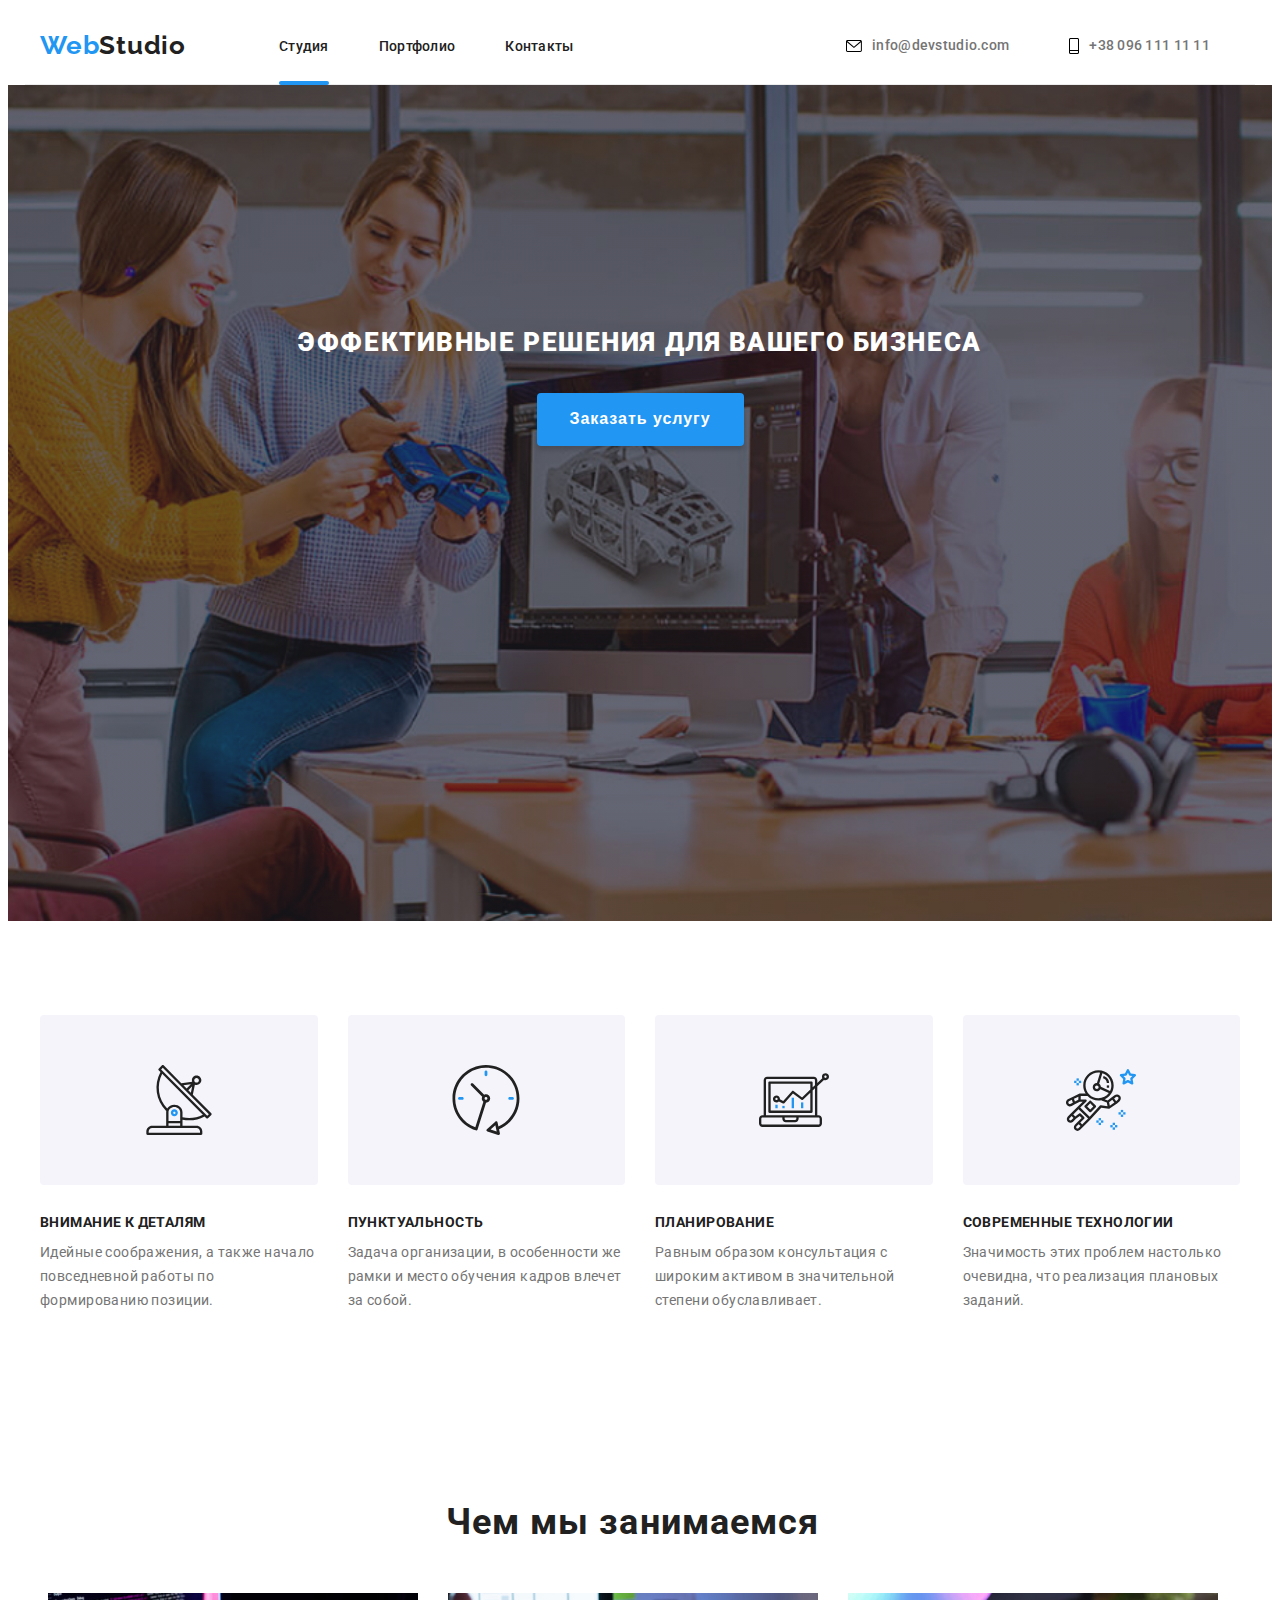
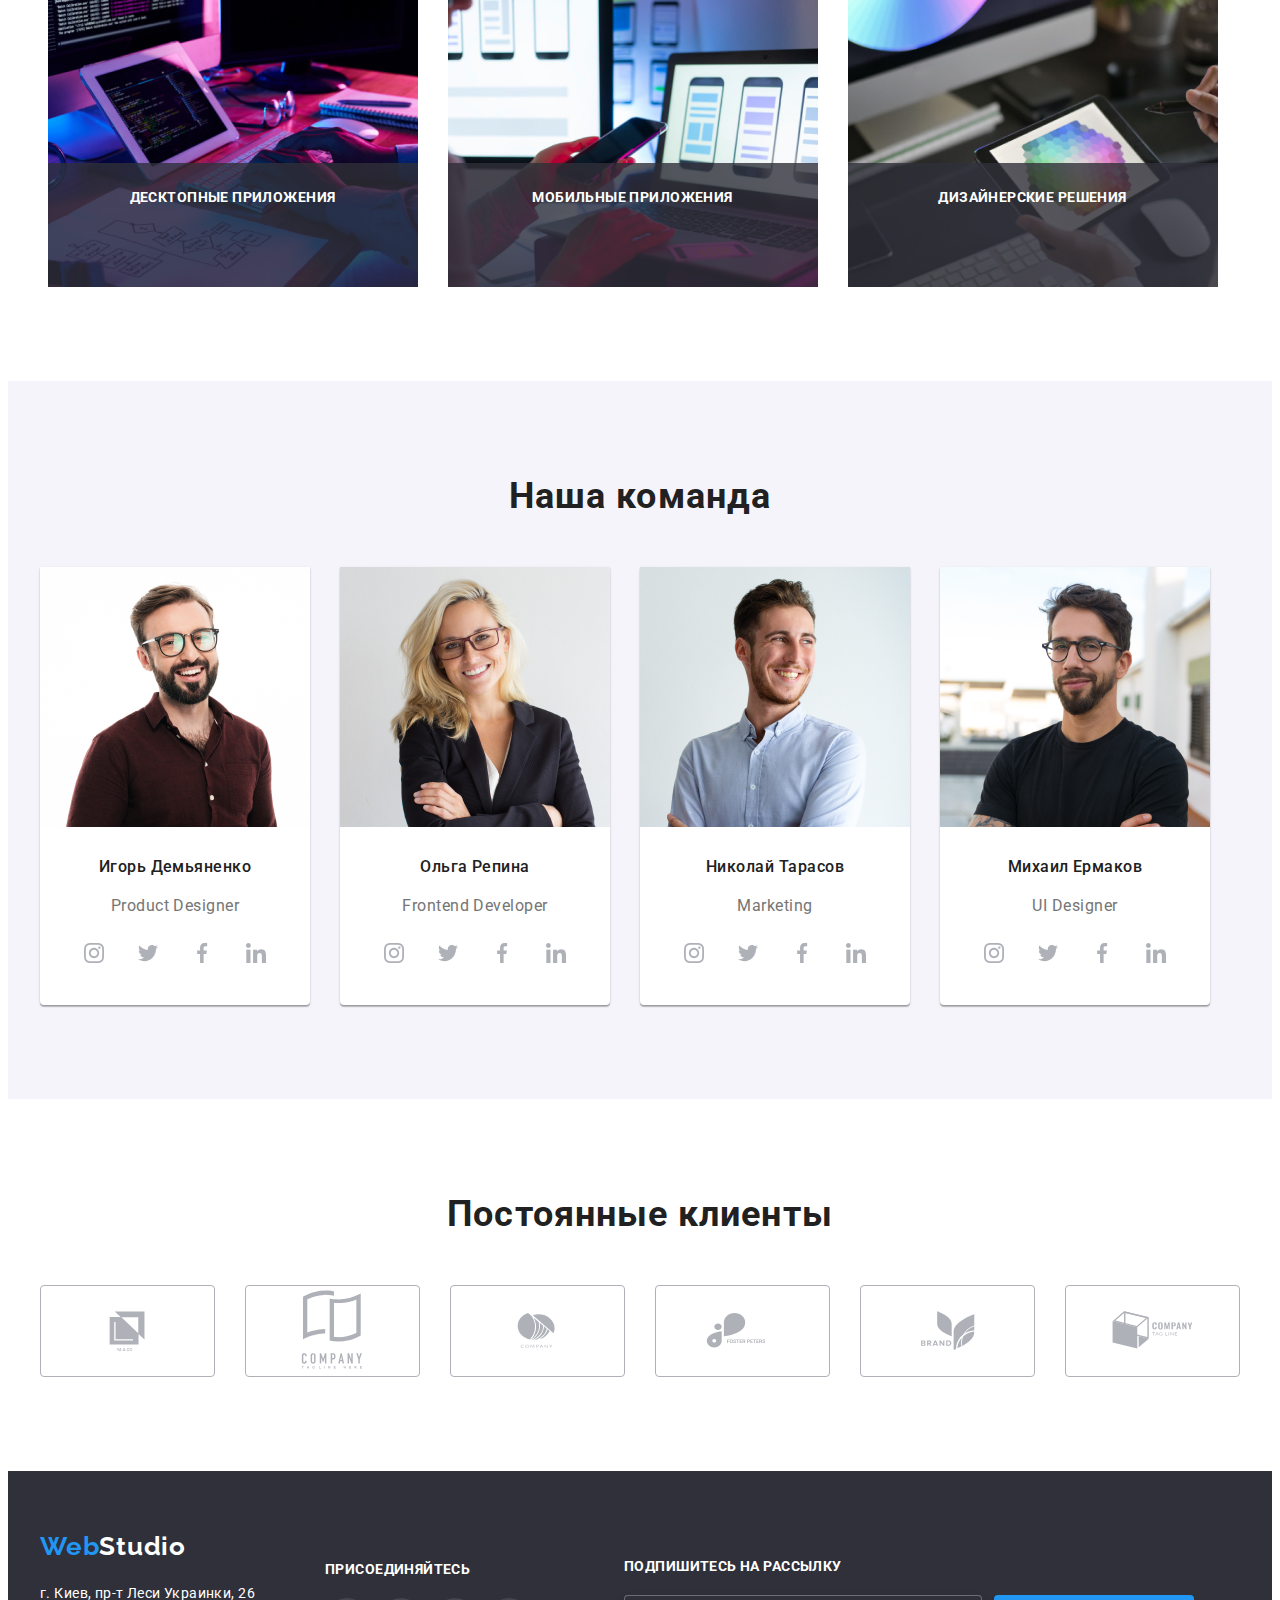
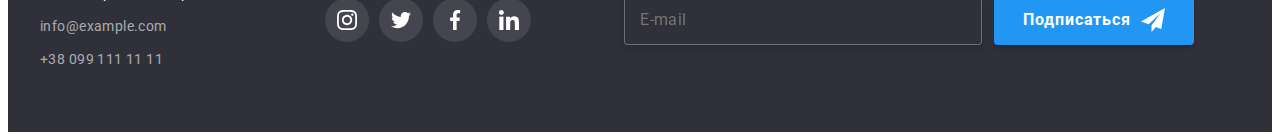
<file: index.html>
<!DOCTYPE html>
<html lang="en">
  <head>
    <meta charset="UTF-8" />
    <meta name="viewport" content="width=device-width, initial-scale=1.0" />
    <title>Document</title>
    <link rel="preconnect" href="https://fonts.googleapis.com">
<link rel="preconnect" href="https://fonts.gstatic.com" crossorigin>
<link rel="preconnect" href="https://fonts.googleapis.com">
<link rel="preconnect" href="https://fonts.gstatic.com" crossorigin>
<link href="https://fonts.googleapis.com/css2?family=Raleway:wght@700&family=Roboto:wght@400;500;900&display=swap"
  rel="stylesheet">
<link rel="stylesheet" href="https://cdnjs.cloudflare.com/ajax/libs/modern-normalize/1.1.0/modern-normalize.min.css"
  integrity="sha512-wpPYUAdjBVSE4KJnH1VR1HeZfpl1ub8YT/NKx4PuQ5NmX2tKuGu6U/JRp5y+Y8XG2tV+wKQpNHVUX03MfMFn9Q=="
  crossorigin="anonymous" referrerpolicy="no-referrer" />
<link rel="stylesheet" href="./css/main.min.css">
</head>
       <body>
              <!-- Шапка сайта -->
           <header class="header-index">
             <div class="container header-container">
             <nav class="header-navigation">
               <a href="./index.html" class="header-navigation__logo link"><span class="header-navigation__logo-text">Web</span><span class="header-navigation__logo-second-text">Studio</span></a>                            
              <ul class="header-list list">
                <li class="header-list__item"><a href="./index.html" class="header-list__link link current">Студия</a></li>
                <li class="header-list__item"><a href="./portfolio.html" class="header-list__link link">Портфолио</a></li>
                <li class="header-list__item"><a href="" class="header-list__link link">Контакты</a></li>
              </ul>
              </nav>
              <ul class="header-tel list">
                <li class="header-tel__item">
                  <a href="mailto:info@example.com" class="header-tel__link link">
                    <div class="contacts__icon">
                      <svg class="contacts__icon-envelope" width="16" height="12">
                        <use href="./images/svg/icons.svg#icon-envelope"></use>
                      </svg>
                      info@devstudio.com
                    </div>
                  </a>
                </li>
              
                <li class="header-tel__item">
                  <a href="tel:+380991111111" class="header-tel__link link">
                    <div class="contacts__icon">
                      <svg class="contacts__icon-smartphone" width="10" height="16">
                        <use href="./images/svg/icons.svg#icon-smartphone"></use>
                      </svg>
                      +38 096 111 11 11
                    </div>
                  </a>
                </li>
              </ul>

              <!-------------------- МОБИЛЬНОЕ МЕНЮ---------------- -->
              <button class="open-menu-btn">
                <svg class="open-menu-burger" width="24" height="16">
                  <use href="./images/svg/icons.svg#icon-menu"></use>
                </svg>
              </button>
              </div>
              </div>
                            
              <div class="mob-menu is-hidden">
                <div class="container">
                  <div class="mob-menu-top">
                <button class="close-menu-btn">
                  <svg class="close-menu-btn_icon" width="19" height="19">
                    <use href="./images/svg/icons.svg#icon-close"></use>
                  </svg>
                </button>
                <ul class="mob-menu-list list">
                  <li class="mob-menu-list__item"><a href="./index.html" class="mob-menu-list__link link">Студия</a></li>
                  <li class="mob-menu-list__item"><a href="./portfolio.html" class="mob-menu-list__link link">Портфолио</a></li>
                  <li class="mob-menu-list__item"><a href="" class="mob-menu-list__link link">Контакты</a></li>
                </ul>
                </div>
                <div class="mob-menu-bottom">
                <div class="mob-menu-connect">
                  <ul class="mob-menu-connect-list list">
                  <li class="mob-menu-connect-list__item"><a href="tel:+380991111111" class="mob-menu-connect-list__tel-link link">+38 096 111 11 11</a></li>
                  <li class="mob-menu-connect-list__item"><a href="mailto:info@example.com" class="mob-menu-connect-list__mail-link link">info@devstudio.com</a></li>
                </ul>
                </div>
                <!-- Соцсети мобильного меню -->
                <ul class="mob-social-list list">
                  <li class="mob-social-item">
                      <a href="" class="mob-social-link link">Instagram</a>
                  </li>
                  <li class="mob-social-item">
                    <a href="" class="mob-social-link link">Twitter</a>
                </li>
                <li class="mob-social-item">
                  <a href="" class="mob-social-link link">Facebook</a>
               </li>
               <li class="mob-social-item">
                <a href="" class="mob-social-link link">LinkedIn</a>
               </li>
              </ul>
              </div>
              </div>
              </div>
           </header>
           <main>
          <!-- Герои -->
          <section class="hero-section">
          <div class="hero_content">
                          <h1 class="hero__title">Эффективные решения для вашего бизнеса</h1>
              <button class="hero-btn" type="button" data-modal-open>Заказать услугу</button>          
            </section>
          </div>
          <!-- Наши преимущества --> 
          <section class="about">
            <div class="container">
            <h2 class="about-first-title">Наши преимущества</h2>
            <ul class="about-first__list">
              <li class="about-first__item list">
                <div class="about-icon">
                  <svg width="70" heigth="70">
                    <use href="./images/svg/icons.svg#icon-antenna"></use>
                  </svg>
                </div>
                <h3 class="about-first__title">Внимание к деталям</h3>
                <p class="about-first__text">Идейные соображения, а также начало повседневной работы по формированию позиции.</p>
              </li>
              <li class="about-first__item list">
                <div class="about-icon">
                  <svg width="70" heigth="70">
                    <use href="./images/svg/icons.svg#icon-clock"></use>
                  </svg>
                </div>
                <h3 class="about-first__title">Пунктуальность</h3>
                <p class="about-first__text">Задача организации, в особенности же рамки и место обучения кадров влечет за собой.</p>
              </li>
              <li class="about-first__item list">
                <div class="about-icon">
                  <svg width="70" heigth="70">
                    <use href="./images/svg/icons.svg#icon-diagram"></use>
                  </svg>
                </div>
                <h3 class="about-first__title">Планирование</h3>
                <p class="about-first__text">Равным образом консультация с широким активом в значительной степени обуславливает.</p>
              </li>
              <li class="about-first__item list">
                <div class="about-icon">
                  <svg width="70" heigth="70">
                    <use href="./images/svg/icons.svg#icon-astronaut"></use>
                  </svg>
                </div>
                <h3 class="about-first__title">Современные технологии</h3>
                <p class="about-first__text">Значимость этих проблем настолько очевидна, что реализация плановых заданий.</p>
              </li>
          
            </ul>
          </div>
          </section>
          <!-- Чем мы занимаемся -->
          <section class="work">
            <h2 class="work__title">Чем мы занимаемся</h2>
            <div class="container">
            <ul class="work-list">
              <li class="work-list__item list">
                <div class="work-list__item-wrap">
                <img src="./images/img1.jpg" alt="современные технологии" width="370">
                <p class="work-list__top-text">Десктопные приложения</p>
              </div>
              </li>
              <li class="work-list__item list">
                <div class="work-list__item-wrap">
                <img src="./images/img2.jpg" alt="современные технологии" width="370">
                <p class="work-list__top-text">Мобильные приложения</p>
              </div>
              </li>
              <li class="work-list__item list">
                <div class="work-list__item-wrap">
                <img src="./images/img3.jpg" alt="современные технологии" width="370">
                <p class="work-list__top-text">Дизайнерские решения</p>
              </div>
              </li>
            </ul>
            </div>
          </section>
          <!---------------- наша команда------------- -->
          <section class="team">
            <h2 class="team__title">Наша команда</h2>
            <div class="container">
            <ul class="team-list">
              <li class="team-list__item list">
                <picture>
                  <source srcset="./images/team/team1-desk-1x.jpg 1x, ./images/team/team1-desk-2x.jpg 2x"
                    media="(min-width: 1200px)" />
                  <source srcset="./images/team/team1-tab-1x.jpg 1x, ./images/team/team1-tab-2x.jpg 2x"
                    media="(min-width: 768px)" />
                  <source srcset="./images/team/team1-mob-1x.jpg 1x, ./images/team/team1-mob-2x.jpg 2x"
                    media="(min-width: 320px)" />                               
                  <img src="./images/team/team1-mob-1x.jpg" loading="lazy" alt="Мужчина в очках и с бородой" title="Игорь Демьяненко"
                  />
                </picture>
                <div>
                <h3 class="team-list__title-second">Игорь Демьяненко</h3>
                <p class="team-list__text">Product Designer</p>
                <ul class="social-list">
                  <li class="social-list__item list">
                    <a href="" class="social-list__link">
                    <svg class="social-list__icon" width="20" heigth="20">
                        <use href="./images/svg/icons.svg#icon-instagram"></use>
                      </svg>
                    </a>
                  </li>
                  <li class="social-list__item list">
                    <a href="" class="social-list__link">
                    <svg class="social-list__icon" width="20" heigth="20">
                        <use href="./images/svg/icons.svg#icon-twitter"></use>
                      </svg>
                    </a>
                  </li>
                  <li class="social-list__item list">
                    <a href="" class="social-list__link">
                    <svg class="social-list__icon" width="20" heigth="20">
                        <use href="./images/svg/icons.svg#icon-facebook"></use>
                      </svg>
                    </a>
                  </li>
                  <li class="social-list__item list">
                    <a href="" class="social-list__link">
                    <svg class="social-list__icon" width="20" heigth="20">
                        <use href="./images/svg/icons.svg#icon-linkedin"></use>
                      </svg>
                    </a>
                  </li>
                </ul>
              </div>
              </li>
              <li class="team-list__item list">
                  <picture>
                    <source srcset="./images/team/team2-desk-1x.jpg 1x, ./images/team/team2-desk-2x.jpg 2x" media="(min-width: 1200px)" />
                    <source srcset="./images/team/team2-tab-1x.jpg 1x, ./images/team/team2-tab-2x.jpg 2x" media="(min-width: 768px)" />
                    <source srcset="./images/team/team2-mob-1x.jpg 1x, ./images/team/team2-mob-2x.jpg 2x" media="(min-width: 320px)" />
                    <img src="./images/team/team2-mob-1x.jpg" loading="lazy" alt="девушка блондинка в очках" title="Ольга Репина" />
                  </picture>
                <div>
                <h3 class="team-list__title-second">Ольга Репина</h3>
                <p class="team-list__text">Frontend Developer</p>
                <ul class="social-list">
                  <li class="social-list__item list">
                    <a href="" class="social-list__link">
                    <svg class="social-list__icon" width="20" heigth="20">
                        <use href="./images/svg/icons.svg#icon-instagram"></use>
                      </svg>
                    </a>
                  </li>
                  <li class="social-list__item list">
                    <a href="" class="social-list__link">
                    <svg class="social-list__icon" width="20" heigth="20">
                        <use href="./images/svg/icons.svg#icon-twitter"></use>
                      </svg>
                    </a>
                  </li>
                  <li class="social-list__item list">
                    <a href="" class="social-list__link">
                    <svg class="social-list__icon" width="20" heigth="20">
                        <use href="./images/svg/icons.svg#icon-facebook"></use>
                      </svg>
                    </a>
                  </li>
                  <li class="social-list__item list">
                    <a href="" class="social-list__link">
                    <svg class="social-list__icon" width="20" heigth="20">
                        <use href="./images/svg/icons.svg#icon-linkedin"></use>
                      </svg>
                    </a>
                  </li>
                </ul>
              </div>
              </li>
              <li class="team-list__item list">
                <picture>
                  <source srcset="./images/team/team3-desk-1x.jpg 1x, ./images/team/team3-desk-2x.jpg 2x" media="(min-width: 1200px)" />
                  <source srcset="./images/team/team3-tab-1x.jpg 1x, ./images/team/team3-tab-2x.jpg 2x" media="(min-width: 768px)" />
                  <source srcset="./images/team/team3-mob-1x.jpg 1x, ./images/team/team3-mob-2x.jpg 2x" media="(min-width: 320px)" />
                  <img src="./images/team/team3-mob-1x.jpg" loading="lazy" alt="Мужчина в голубой рубашке" title="Николай Тарасов" />
                </picture>
                <div>
                <h3 class="team-list__title-second">Николай Тарасов</h3>
                <p class="team-list__text">Marketing</p>
                <ul class="social-list">
                  <li class="social-list__item list">
                    <a href="" class="social-list__link">
                    <svg class="social-list__icon" width="20" heigth="20">
                        <use href="./images/svg/icons.svg#icon-instagram"></use>
                      </svg>
                    </a>
                  </li>
                  <li class="social-list__item list">
                    <a href="" class="social-list__link">
                    <svg class="social-list__icon" width="20" heigth="20">
                        <use href="./images/svg/icons.svg#icon-twitter"></use>
                      </svg>
                    </a>
                  </li>
                  <li class="social-list__item list">
                    <a href="" class="social-list__link">
                    <svg class="social-list__icon" width="20" heigth="20">
                        <use href="./images/svg/icons.svg#icon-facebook"></use>
                      </svg>
                    </a>
                  </li>
                  <li class="social-list__item list">
                    <a href="" class="social-list__link">
                    <svg class="social-list__icon" width="20" heigth="20">
                        <use href="./images/svg/icons.svg#icon-linkedin"></use>
                      </svg>
                    </a>
                  </li>
                </ul>
              </div>
              </li>
              <li class="team-list__item list">
                <picture>
                  <source srcset="./images/team/team4-desk-1x.jpg 1x, ./images/team/team4-desk-2x.jpg 2x" media="(min-width: 1200px)" />
                  <source srcset="./images/team/team4-tab-1x.jpg 1x, ./images/team/team4-tab-2x.jpg 2x" media="(min-width: 768px)" />
                  <source srcset="./images/team/team4-mob-1x.jpg 1x, ./images/team/team4-mob-2x.jpg 2x" media="(min-width: 320px)" />
                  <img src="./images/team/team4-mob-1x.jpg" loading="lazy" alt="Мужчина в черной футболке в очках" title="Михаил Ермаков" />
                </picture>
                <div>
                <h3 class="team-list__title-second">Михаил Ермаков</h3>
                <p class="team-list__text">UI Designer</p>
                <ul class="social-list">
                  <li class="social-list__item list">
                    <a href="" class="social-list__link">
                    <svg class="social-list__icon" width="20" heigth="20">
                        <use href="./images/svg/icons.svg#icon-instagram"></use>
                      </svg>
                    </a>
                  </li>
                  <li class="social-list__item list">
                    <a href="" class="social-list__link">
                    <svg class="social-list__icon" width="20" heigth="20">
                        <use href="./images/svg/icons.svg#icon-twitter"></use>
                      </svg>
                    </a>
                  </li>
                  <li class="social-list__item list">
                    <a href="" class="social-list__link">
                    <svg class="social-list__icon" width="20" heigth="20">
                        <use href="./images/svg/icons.svg#icon-facebook"></use>
                      </svg>
                    </a>
                  </li>
                  <li class="social-list__item list">
                    <a href="" class="social-list__link">
                    <svg class="social-list__icon" width="20" heigth="20">
                        <use href="./images/svg/icons.svg#icon-linkedin"></use>
                      </svg>
                    </a>
                  </li>
                </ul>
              </div>
              </li>
            </ul>
            </div>
          </section>
          <!--------------------------client ------------------------------->
          <section class="client">
            <h2 class="client__title">Постоянные клиенты</h2>
            <div class="container">
              <ul class="client-list list">
                <li class="client-list__item">
                  <a href="" class="client-list__link">
                  <svg class="client-list__icon" width="106" heigth="60">
                      <use href="./images/svg/icons.svg#icon-logo"></use>
                    </svg>
                  </a>
                </li>
                <li class="client-list__item">
                  <a href="" class="client-list__link">
                  <svg class="client-list__icon" width="106" heigth="60">
                      <use href="./images/svg/icons.svg#icon-logo-1"></use>
                    </svg>
                  </a>
                </li>
                <li class="client-list__item">
                  <a href="" class="client-list__link">
                  <svg class="client-list__icon" width="106" heigth="60">
                      <use href="./images/svg/icons.svg#icon-logo-2"></use>
                    </svg>
                  </a>
                </li>
                <li class="client-list__item">
                  <a href="" class="client-list__link">
                    <svg class="client-list__icon" width="106" heigth="60">
                      <use href="./images/svg/icons.svg#icon-logo-4"></use>
                    </svg>
                  </a>
                </li>
                <li class="client-list__item">
                  <a href="" class="client-list__link">
                    <svg class="client-list__icon" width="106" heigth="60">
                      <use href="./images/svg/icons.svg#icon-logo-5"></use>
                    </svg>
                  </a>
                </li>
                <li class="client-list__item">
                  <a href="" class="client-list__link">
                    <svg class="client-list__icon" width="106" heigth="60">
                      <use href="./images/svg/icons.svg#icon-logo-6"></use>
                    </svg>
                  </a>
                </li>
              </ul>
            </div>
          </section>


           </main>
            <!-- Футер -->
           <footer class="footer">
            <div class="container">
              <div class="footer-container">
             <div class="footer-navigation">
            <a href="./index.html" class="footer-logo link"><span class="footer-navigation__logo-text">Web</span><span class="footer-navigation__logo-second-text">Studio</span></a>
            <address class="address">
              <ul class="addres-list">
                <li class="addres-list__item list"><a href="" class="addres-list__link link">г. Киев, пр-т Леси Украинки, 26</a></li>
                <li class="addres-list__contact-item list"><a href="mailto:info@example.com" class="addres-list__contact-link link">info@example.com</a></li>
                <li class="addres-list__contact-item list"><a href="tel:+380991111111" class="addres-list__contact-link link">+38 099 111 11 11   </a></li>
              </ul>                     
            </address>
           </div>
           <div class="container-social">
             <p class="social__title">присоединяйтесь</p>             
              <ul class="social-footer">
              <li class="social-footer__item list">
                <a href="https://www.instagram.com/" class="social-footer__link">
                <svg class="social-footer__icon" width="20" heigth="20">
                    <use href="./images/svg/icons.svg#icon-instagram"></use>
                  </svg>
                </a>
              </li>
              <li class="social-footer__item list">
                <a href="https://twitter.com/" class="social-footer__link">
                <svg class="social-footer__icon" width="20" heigth="20">
                    <use href="./images/svg/icons.svg#icon-twitter"></use>
                  </svg>
                </a>
              </li>
              <li class="social-footer__item list">
                <a href="https://www.facebook.com/" class="social-footer__link">
                <svg class="social-footer__icon" width="20" heigth="20">
                    <use href="./images/svg/icons.svg#icon-facebook"></use>
                  </svg>
                </a>
              </li>
              <li class="social-footer__item list">
                <a href="https://www.linkedin.com/" class="social-footer__link">
                <svg class="social-footer__icon" width="20" heigth="20">
                    <use href="./images/svg/icons.svg#icon-linkedin"></use>
                  </svg>
                </a>
              </li>
            </ul>
          </div>
          <div class="subscribe">
            <p class="social__title">Подпишитесь на рассылку</p> 
            <form class="subscribe-form">
              <input type="mail" name="email" id="email" class="subscribe-form__input" placeholder="E-mail">              
            <button class="subscribe-form__button" type="button">Подписаться
              <div>
              <svg class="subscribe-form__icon-send" width="24" heigth="24">
                <use href="./images/svg/icons.svg#icon-send"></use>
              </svg>
              </div>
            </button>
            </form>             
          </div>
          </div>
        </footer>
        <!-- модалка -->
        <div class="backdrop is-hidden" data-modal>
          <div class="modal">
            <button type="button" class="modal-close" data-modal-close>
              <svg class="close-icon" width="30" heigth="30">
                <use href="./images/svg/icons.svg#icon-close"></use>
              </svg>
            </button>
            <p class="modal-title">Оставьте свои данные, мы вам перезвоним</p>
            <form action="#" class="modal-form">

              <div class="modal-form-field">
              <label for="user-name" class="modal-input-text">Имя</label>
              <div class="modal-input-wrap">
              <input type="text" name="user-name" class="modal-input" id="user-name">
                  <svg class="modal-icon" width="18" heigth="18">
                  <use href="./images/svg/icons.svg#icon-person"></use>
                </svg>            
              </div>
            </div>
            <div class="modal-form-field">
            <label for="user-tel" class="modal-input-text">Телефон</label>
            <div class="modal-input-wrap">
              <input type="text" name="user-tel" class="modal-input" id="user-tel">
              <svg class="modal-icon" width="18" heigth="18">
                <use href="./images/svg/icons.svg#icon-phone"></use>
              </svg>
            </div>
            </div>

              <div class="modal-form-field">                
              <label for="user-email" class="modal-input-text">Почта</label>
              <div class="modal-input-wrap">
              <input type="text" name="user-email" class="modal-input" id="user-email">
              <svg class="modal-icon" width="18" heigth="18">
                <use href="./images/svg/icons.svg#icon-email"></use>
              </svg>
            </div>
            </div>
            <div class="modal-form-field">
              <label for="user-comment" class="modal-input-text">Комментарий</label>
              <div class="modal-input-wrap">
                <textarea name="user-comment" id="user-comment" class="modal-comment" placeholder="Введите текст"></textarea>                
              </div>
            </div>
            <div class="modal-form-field">
              <input type="checkbox" name="policy" id="modal-check" class="modal-check visually-hidden">
              <label for="modal-check" class="modal-check-text">
                <span>
                  <svg class="icon-check" width="16" heigth="15">
                <use href="./images/svg/icons.svg#icon-vector"></use>
                  </svg>
              </span>Соглашаюсь с рассылкой и принимаю &nbsp<a href="" class="link-modal">Условия договора</a>
            </label>
              
            </div>                                  
            <div class="button-sent">
              <button type="submit" class="button-modal">Отправить</button>
              </div>
            </form>
          </div>
        </div>
        <script src="./js/modal.js"></script>
        <script src="./js/mobile-menu.js"></script>
       </body>
</file>
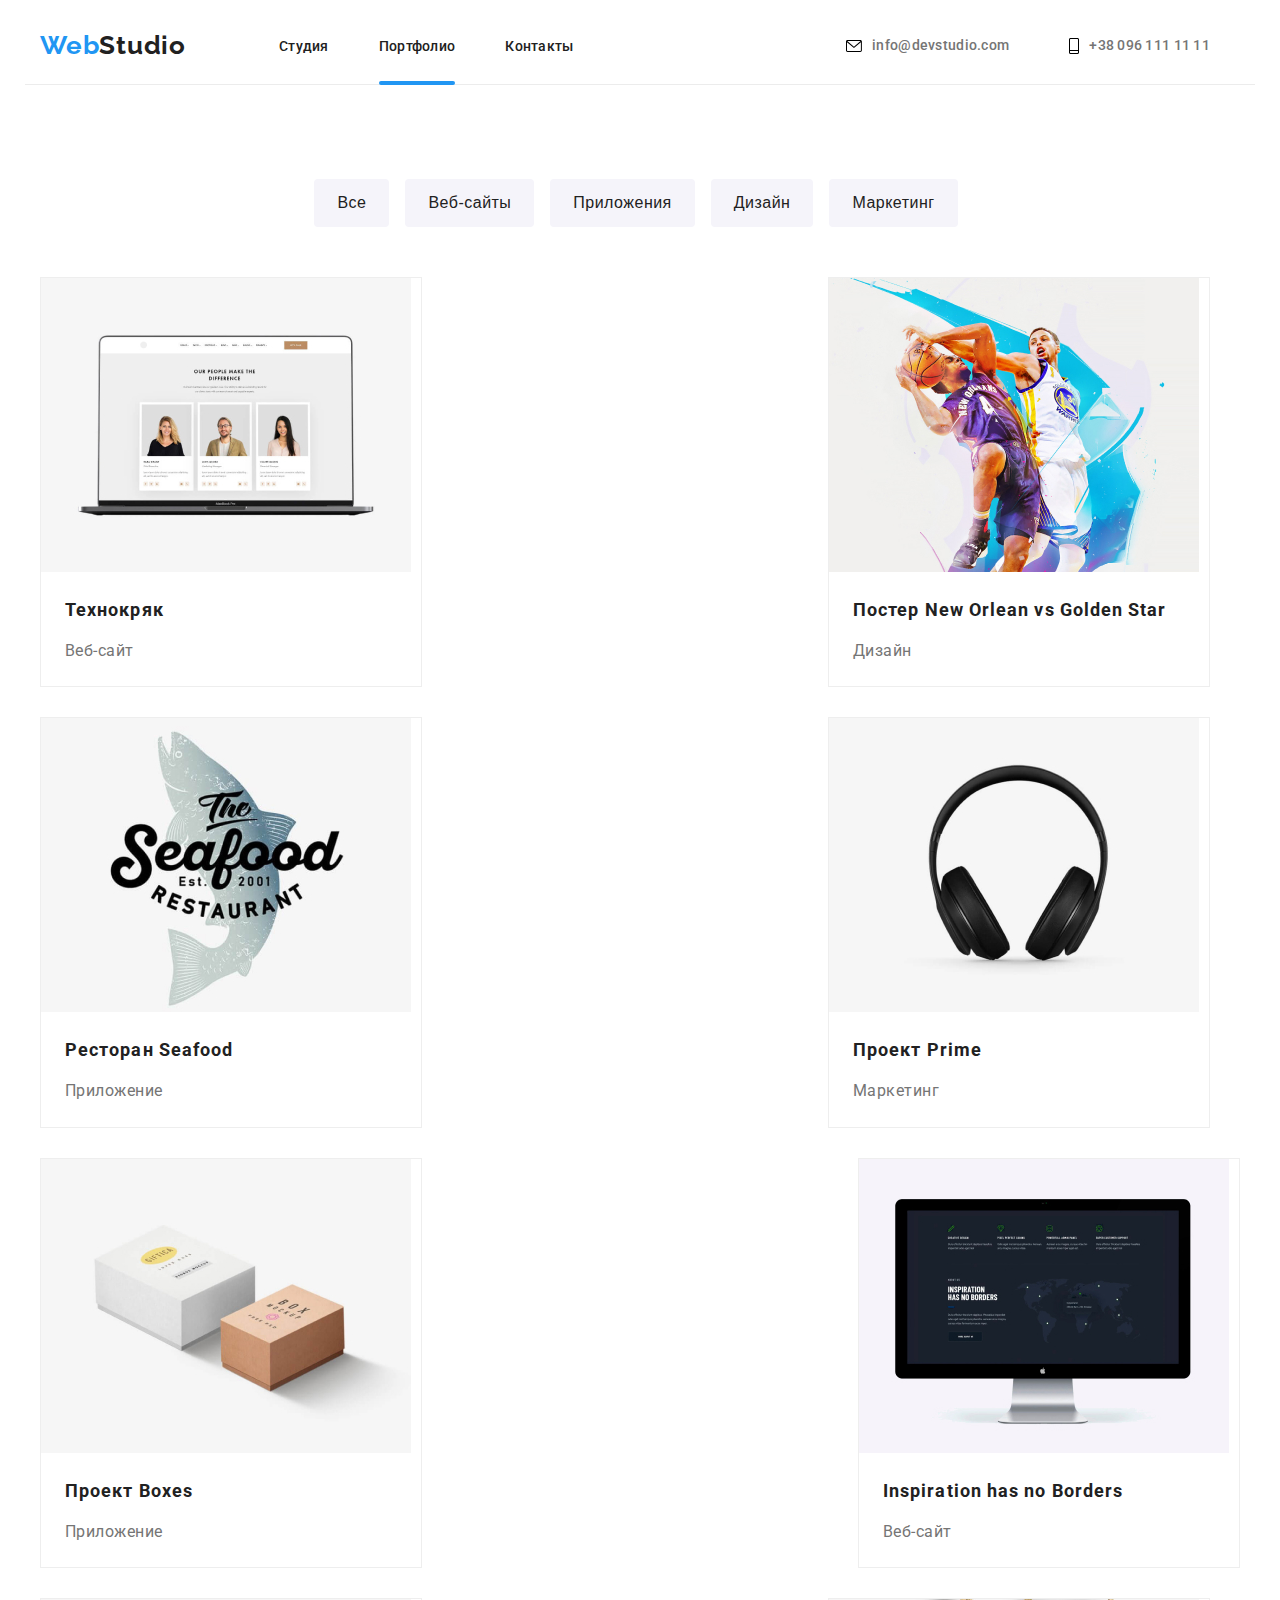
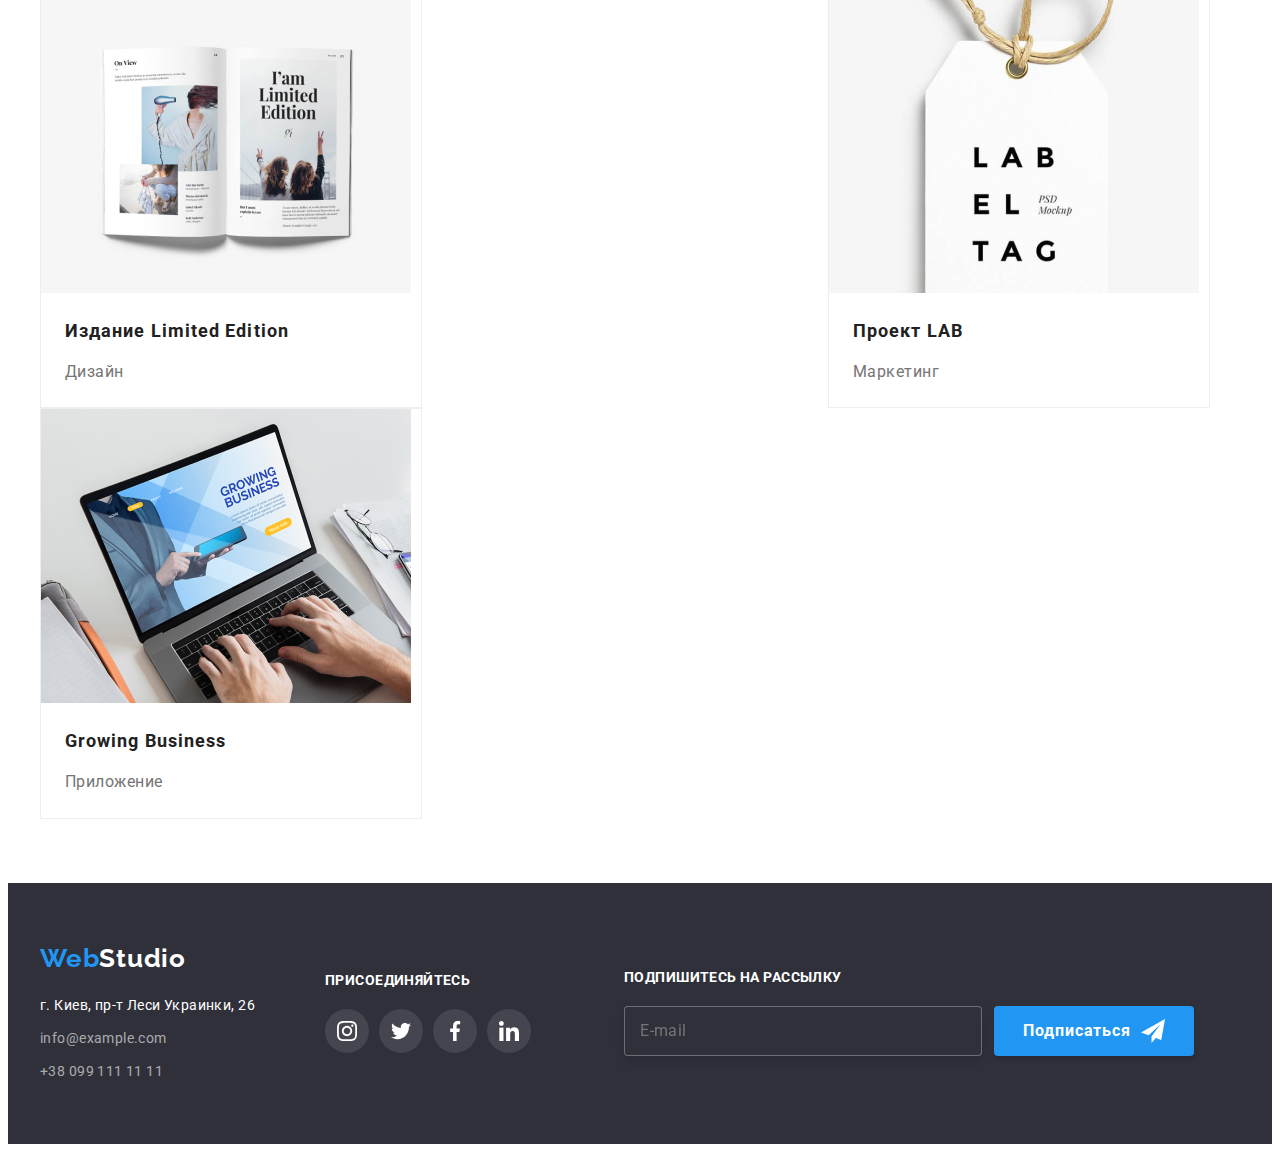
<file: portfolio.html>
<!DOCTYPE html>
<html lang="en">

    <head>
        <meta charset="UTF-8" />
        <meta name="viewport" content="width=device-width, initial-scale=1.0" />
        <title>Document</title>
        <link rel="preconnect" href="https://fonts.googleapis.com">
    <link rel="preconnect" href="https://fonts.gstatic.com" crossorigin>
    <link href="https://fonts.googleapis.com/css2?family=Raleway:wght@700&family=Roboto:wght@400;500;900&display=swap"
        rel="stylesheet">
    <link rel="stylesheet" href="https://cdnjs.cloudflare.com/ajax/libs/modern-normalize/1.1.0/modern-normalize.min.css"
      integrity="sha512-wpPYUAdjBVSE4KJnH1VR1HeZfpl1ub8YT/NKx4PuQ5NmX2tKuGu6U/JRp5y+Y8XG2tV+wKQpNHVUX03MfMFn9Q=="
      crossorigin="anonymous" referrerpolicy="no-referrer" />
    <link rel="stylesheet" href="./css/main.min.css">
    </head>

<body>
    <!-- Шапка сайта --> 
    <header class="header-portfolio">
      <div class="container header-container">
      <nav class="header-navigation">
        <a href="./index.html" class="header-navigation__logo link"><span class="header-navigation__logo-text">Web</span><span class="header-navigation__logo-second-text">Studio</span></a>                            
       <ul class="header-list list">
           <li class="header-list__item"><a href="./index.html" class="header-list__link link">Студия</a></li>
           <li class="header-list__item"><a href="./portfolio.html" class="header-list__link link current">Портфолио</a></li>
           <li class="header-list__item"><a href="" class="header-list__link link">Контакты</a></li>
         </ul>
         </nav>
           <ul class="header-tel list">
           <li class="header-tel__item">
             <a href="mailto:info@example.com" class="header-tel__link link">
            <div class="contacts__icon">
              <svg class="contacts__icon-envelope" width="16" height="12">
                <use href="./images/svg/icons.svg#icon-envelope"></use>
              </svg>
              info@devstudio.com
            </div>
            </a>
            </li>

           <li class="header-tel__item">
             <a href="tel:+380991111111" class="header-tel__link link">
              <div class="contacts__icon">
                <svg class="contacts__icon-smartphone" width="10" height="16">
                  <use href="./images/svg/icons.svg#icon-smartphone"></use>
                </svg>
                +38 096 111 11 11
              </div>
            </a>
            </li>
         </ul>
         
        <button class="open-menu-btn">
          <svg class="open-menu-burger" width="24" height="16">
            <use href="./images/svg/icons.svg#icon-menu"></use>
          </svg>
        </button>
         </div>
        <div class="mob-menu is-hidden">
          <div class="container">
            <div class="mob-menu-top">
              <button class="close-menu-btn">
                <svg class="close-menu-btn_icon" width="19" height="19">
                  <use href="./images/svg/icons.svg#icon-close"></use>
                </svg>
              </button>
              <ul class="mob-menu-list list">
                <li class="mob-menu-list__item"><a href="./index.html" class="mob-menu-list__link link">Студия</a></li>
                <li class="mob-menu-list__item"><a href="./portfolio.html" class="mob-menu-list__link link">Портфолио</a></li>
                <li class="mob-menu-list__item"><a href="" class="mob-menu-list__link link">Контакты</a></li>
              </ul>
            </div>
            <div class="mob-menu-bottom">
              <div class="mob-menu-connect">
                <ul class="mob-menu-connect-list list">
                  <li class="mob-menu-connect-list__item"><a href="tel:+380991111111"
                      class="mob-menu-connect-list__tel-link link">+38 096 111 11 11</a></li>
                  <li class="mob-menu-connect-list__item"><a href="mailto:info@example.com"
                      class="mob-menu-connect-list__mail-link link">info@devstudio.com</a></li>
                </ul>
              </div>
              <!-- Соцсети мобильного меню -->
              <ul class="mob-social-list list">
                <li class="mob-social-item">
                  <a href="" class="mob-social-link link">Instagram</a>
                </li>
                <li class="mob-social-item">
                  <a href="" class="mob-social-link link">Twitter</a>
                </li>
                <li class="mob-social-item">
                  <a href="" class="mob-social-link link">Facebook</a>
                </li>
                <li class="mob-social-item">
                  <a href="" class="mob-social-link link">LinkedIn</a>
                </li>
              </ul>
            </div>
          </div>
        </div>     
    </header>

    <!-- main -->
    <main>
        <h1 class="portfolio-title">portfolio</h1>
        <!-- button -->
        <div class="container">
        <section class="portfolio-btn">
            <ul class="btn-list">
                <li class="btn-list__item list">
                    <button class="btn-list__text" type="button">Все</button>
                </li>
                <li class="btn-list__item list">
                    <button class="btn-list__text" type="button">Веб-сайты</button>
                </li>
                <li class="btn-list__item list">
                    <button class="btn-list__text" type="button">Приложения</button>
                </li>
                <li class="btn-list__item list">
                    <button class="btn-list__text" type="button">Дизайн</button>
                </li>
                <li class="btn-list__item list">
                    <button class="btn-list__text" type="button">Маркетинг</button>
                </li>
            </ul>
        </div>
        <!-- section project -->
        <div class="container">
<ul class="project-list">
    <li class="project-list__item list">
      <div class="project-list__item-wrap">
        <picture>
          <source srcset="./images/project/tecnokriak-desk-1x.jpg 1x, ./images/project/tecnokriak-desk-2x.jpg 2x" media="(min-width: 1200px)" />
          <source srcset="./images/project/tecnokriak-tab-1x.jpg 1x, ./images/project/tecnokriak-tab-2x.jpg 2x" media="(min-width: 768px)" />
          <source srcset="./images/project/tecnokriak-mob-1x.jpg 1x, ./images/project/tecnokriak-mob-2x.jpg 2x" media="(min-width: 320px)" />
          <img src="./images/project/tecnokriak-mob-1x.jpg" loading="lazy" alt="Технокряк современная площадка" title="Технокряк" />
        </picture>
    <p class="project-list__text-top">Технокряк это современная площадка распространения коронавируса. Компании используют эту платформу для цифрового шпионажа и атак на защищённые сервера конкурентов.</p>
  </div>
    <h2 class="project-list__title">Технокряк</h2>
    <p class="project-list__text">Веб-сайт</p>
</li>
<li class="project-list__item list">
  <div class="project-list__item-wrap">
    <picture>
      <source srcset="./images/project/nev-orlean-desk-1x.jpg 1x, ./images/project/nev-orlean-desk-2x.jpg 2x" media="(min-width: 1200px)" />
      <source srcset="./images/project/nev-orlean-tab-1x.jpg 1x, ./images/project/nev-orlean-tab-2x.jpg 2x" media="(min-width: 768px)" />
      <source srcset="./images/project/nev-orlean-mob-1x.jpg 1x, ./images/project/nev-orlean-mob-2x.jpg 2x" media="(min-width: 320px)" />
      <img src="./images/project/nev-orlean-1x.jpg" loading="lazy" alt="Постер New Orlean" title="Постер New Orlean" />
    </picture>
    <p class="project-list__text-top">Технокряк это современная площадка распространения коронавируса. Компании используют эту платформу для цифрового шпионажа и атак на защищённые сервера конкурентов.</p>
  </div>
    <h2 class="project-list__title">Постер New Orlean vs Golden Star</h2>
    <p class="project-list__text">Дизайн</p>
</li>
<li class="project-list__item list">
  <div class="project-list__item-wrap">
    <picture>
      <source srcset="./images/project/seafood-desk-1x.jpg 1x, ./images/project/seafood-desk-2x.jpg 2x" media="(min-width: 1200px)" />
      <source srcset="./images/project/seafood-tab-1x.jpg 1x, ./images/project/seafood-tab-2x.jpg 2x" media="(min-width: 768px)" />
      <source srcset="./images/project/seafood-mob-1x.jpg 1x, ./images/project/seafood-mob-2x.jpg 2x" media="(min-width: 320px)" />
      <img src="./images/project/seafood-mob-1x.jpg" loading="lazy" alt="Ресторан Seafood" title="Ресторан Seafood" />
    </picture>
    <p class="project-list__text-top">Технокряк это современная площадка распространения коронавируса. Компании используют эту платформу для цифрового шпионажа и атак на защищённые сервера конкурентов.</p>
  </div>
    <h2 class="project-list__title">Ресторан Seafood</h2>
    <p class="project-list__text">Приложение</p>
</li>
<li class="project-list__item list">
  <div class="project-list__item-wrap">
    <picture>
      <source srcset="./images/project/prime-desk-1x.jpg 1x, ./images/project/prime-desk-2x.jpg 2x" media="(min-width: 1200px)" />
      <source srcset="./images/project/prime-tab-1x.jpg 1x, ./images/project/prime-tab-2x.jpg 2x" media="(min-width: 768px)" />
      <source srcset="./images/project/prime-mob-1x.jpg 1x, ./images/project/prime-mob-2x.jpg 2x" media="(min-width: 320px)" />
      <img src="./images/project/prime-mob-1x.jpg" loading="lazy" alt="Проект Prime" title="Проект Prime" />
    </picture>
    <p class="project-list__text-top">Технокряк это современная площадка распространения коронавируса. Компании используют эту платформу для цифрового шпионажа и атак на защищённые сервера конкурентов.</p>
  </div>
    <h2 class="project-list__title">Проект Prime</h2>
    <p class="project-list__text">Маркетинг</p>
</li>
<li class="project-list__item list">
  <div class="project-list__item-wrap">
    <picture>
      <source srcset="./images/project/boxes-desk-1x.jpg 1x, ./images/project/boxes-desk-2x.jpg 2x" media="(min-width: 1200px)" />
      <source srcset="./images/project/boxes-tab-1x.jpg 1x, ./images/project/boxes-tab-2x.jpg 2x" media="(min-width: 768px)" />
      <source srcset="./images/project/boxes-mob-1x.jpg 1x, ./images/project/boxes-mob-2x.jpg 2x" media="(min-width: 320px)" />
      <img src="./images/project/boxes-mob-1x.jpg" loading="lazy" alt="Проект Boxes" title="Проект Boxes" />
    </picture>
        <p class="project-list__text-top">Технокряк это современная площадка распространения коронавируса. Компании используют эту платформу для цифрового шпионажа и атак на защищённые сервера конкурентов.</p>
  </div>
    <h2 class="project-list__title">Проект Boxes</h2>
    <p class="project-list__text">Приложение</p>
</li>
<li class="project-list__item list">
  <div class="project-list__item-wrap">
    <picture>
      <source srcset="./images/project/borders-desk-1x.jpg 1x, ./images/project/borders-desk-2x.jpg 2x" media="(min-width: 1200px)" />
      <source srcset="./images/project/borders-tab-1x.jpg 1x, ./images/project/borders-tab-2x.jpg 2x" media="(min-width: 768px)" />
      <source srcset="./images/project/borders-mob-1x.jpg 1x, ./images/project/borders-mob-2x.jpg 2x" media="(min-width: 320px)" />
      <img src="./images/project/borders-mob-1x.jpg" loading="lazy" alt="Inspiration has no Borders" title="Inspiration has no Borders" />
    </picture>
  <p class="project-list__text-top">Технокряк это современная площадка распространения коронавируса. Компании используют эту платформу для цифрового шпионажа и атак на защищённые сервера конкурентов.</p>
  </div>
    <h2 class="project-list__title">Inspiration has no Borders</h2>
    <p class="project-list__text">Веб-сайт</p>
</li>
<li class="project-list__item list">
  <div class="project-list__item-wrap">
    <picture>
      <source srcset="./images/project/edition-desk-1x.jpg 1x, ./images/project/edition-desk-2x.jpg 2x" media="(min-width: 1200px)" />
      <source srcset="./images/project/edition-tab-1x.jpg 1x, ./images/project/edition-tab-2x.jpg 2x" media="(min-width: 768px)" />
      <source srcset="./images/project/edition-mob-1x.jpg 1x, ./images/project/edition-mob-2x.jpg 2x" media="(min-width: 320px)" />
      <img src="./images/project/edition-mob-1x.jpg" loading="lazy" alt="Издание Limited Edition" title="Издание Limited Edition" />
    </picture>
  <p class="project-list__text-top">Технокряк это современная площадка распространения коронавируса. Компании используют эту платформу для цифрового шпионажа и атак на защищённые сервера конкурентов.</p>
  </div>
    <h2 class="project-list__title">Издание Limited Edition</h2>
    <p class="project-list__text">Дизайн</p>
</li>
<li class="project-list__item list">
  <div class="project-list__item-wrap">
    <picture>
      <source srcset="./images/project/lab-desk-1x.jpg 1x, ./images/project/lab-desk-2x.jpg 2x" media="(min-width: 1200px)" />
      <source srcset="./images/project/lab-tab-1x.jpg 1x, ./images/project/lab-tab-2x.jpg 2x" media="(min-width: 768px)" />
      <source srcset="./images/project/lab-mob-1x.jpg 1x, ./images/project/lab-mob-2x.jpg 2x" media="(min-width: 320px)" />
      <img src="./images/project/lab-mob-1x.jpg" loading="lazy" alt="Проект LAB" title="Проект LAB" />
    </picture>
  <p class="project-list__text-top">Технокряк это современная площадка распространения коронавируса. Компании используют эту платформу для цифрового шпионажа и атак на защищённые сервера конкурентов.</p>
  </div>
    <h2 class="project-list__title">Проект LAB</h2>
    <p class="project-list__text">Маркетинг</p>
</li>
<li class="project-list__item list">
  <div class="project-list__item-wrap">
    <picture>
      <source srcset="./images/project/business-desk-1x.jpg 1x, ./images/project/business-desk-2x.jpg 2x" media="(min-width: 1200px)" />
      <source srcset="./images/project/business-tab-1x.jpg 1x, ./images/project/business-tab-2x.jpg 2x" media="(min-width: 768px)" />
      <source srcset="./images/project/business-mob-1x.jpg 1x, ./images/project/business-mob-2x.jpg 2x" media="(min-width: 320px)" />
      <img src="./images/project/business-mob-1x.jpg" loading="lazy" alt="Growing Business" title="Growing Business" />
    </picture>
  <p class="project-list__text-top">Технокряк это современная площадка распространения коронавируса. Компании используют эту платформу для цифрового шпионажа и атак на защищённые сервера конкурентов.</p>
  </div>
    <h2 class="project-list__title">Growing Business</h2>
    <p class="project-list__text">Приложение</p>
</li>
        </ul>
    </div>
        </section>
    </main>

    <!-- Футер -->
    <footer class="footer">
      <div class="container footer-container">
        <div class="footer-navigation">
          <a href="./index.html" class="footer-logo link"><span class="footer-navigation__logo-text">Web</span><span
              class="footer-navigation__logo-second-text">Studio</span></a>
          <address class="address">
        <ul class="addres-list">
          <li class="addres-list__item list"><a href="" class="addres-list__link link">г. Киев, пр-т Леси Украинки, 26</a></li>
          <li class="addres-list__contact-item list"><a href="mailto:info@example.com" class="addres-list__contact-link link">info@example.com</a></li>
          <li class="addres-list__contact-item list"><a href="tel:+380991111111" class="addres-list__contact-link link">+38 099 111 11 11   </a></li>
        </ul>                     
      </address>
     </div>
     <div class="container-social">
       <p class="social__title">присоединяйтесь</p>             
        <ul class="social-footer">
        <li class="social-footer__item list">
          <a href="https://www.instagram.com/" class="social-footer__link">
          <svg class="social-footer__icon" width="20" heigth="20">
              <use href="./images/svg/icons.svg#icon-instagram"></use>
            </svg>
          </a>
        </li>
        <li class="social-footer__item list">
          <a href="https://twitter.com/" class="social-footer__link">
          <svg class="social-footer__icon" width="20" heigth="20">
              <use href="./images/svg/icons.svg#icon-twitter"></use>
            </svg>
          </a>
        </li>
        <li class="social-footer__item list">
          <a href="https://www.facebook.com/" class="social-footer__link">
          <svg class="social-footer__icon" width="20" heigth="20">
              <use href="./images/svg/icons.svg#icon-facebook"></use>
            </svg>
          </a>
        </li>
        <li class="social-footer__item list">
          <a href="https://www.linkedin.com/" class="social-footer__link">
          <svg class="social-footer__icon" width="20" heigth="20">
              <use href="./images/svg/icons.svg#icon-linkedin"></use>
            </svg>
          </a>
        </li>
      </ul>
    </div>
    <div class="subscribe">
      <p class="social__title">Подпишитесь на рассылку</p> 
      <form class="subscribe-form">
        <input type="mail" name="email" id="email" class="subscribe-form__input" placeholder="E-mail">              
      <button class="subscribe-form__button" type="button">Подписаться
        <div>
        <svg class="subscribe-form__icon-send" width="24" heigth="24">
          <use href="./images/svg/icons.svg#icon-send"></use>
        </svg>
        </div>
      </button>
      </form>             
    </div>
    <script src="./js/mobile-menu.js"></script>
    </body>
</file>
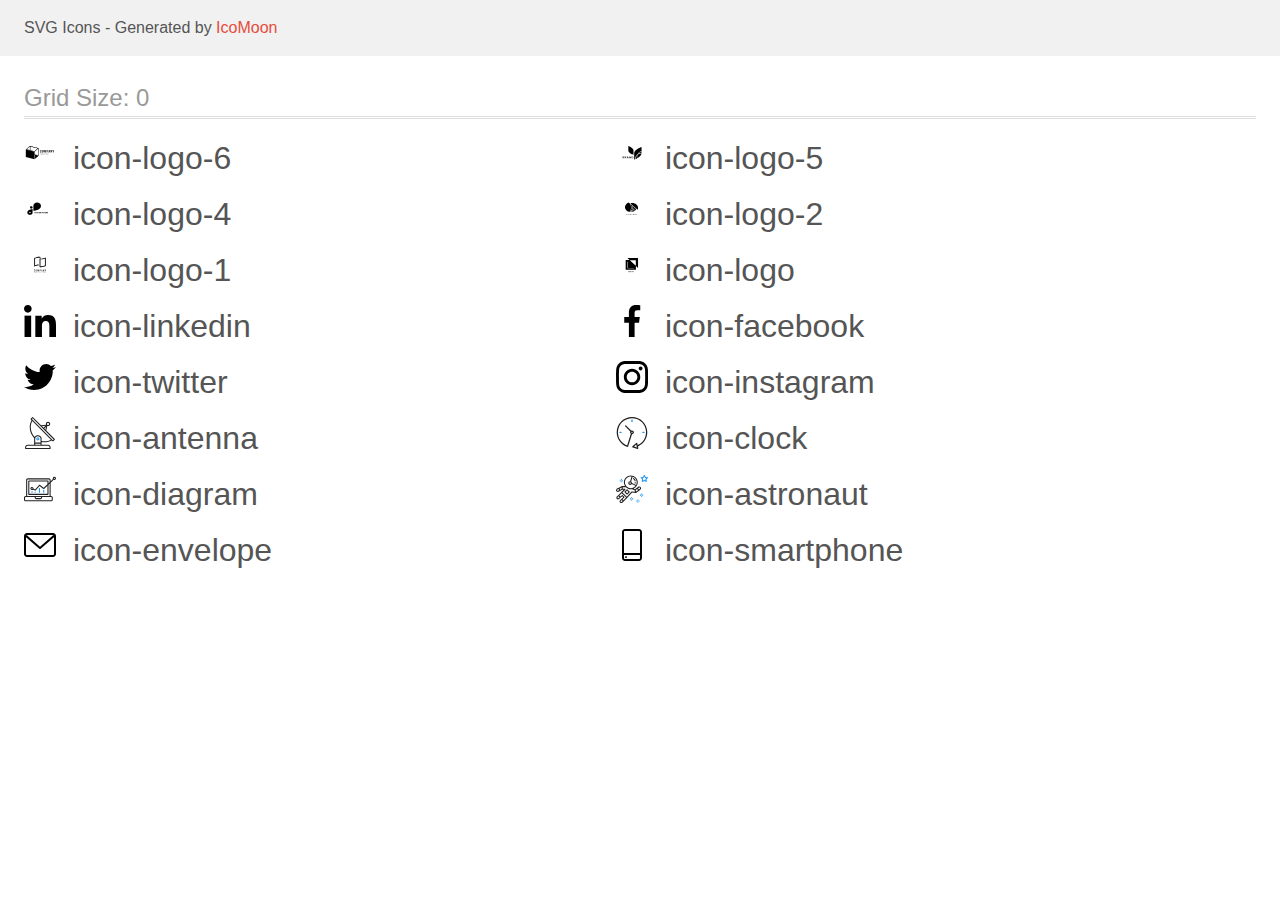
<file: images/icomoon/demo.html>
<!doctype html>
<html>
<head>
    <title>IcoMoon - SVG Icons</title>
    <meta charset="utf-8">
    <meta name="viewport" content="width=device-width, initial-scale=1">
    <link rel="stylesheet" href="demo-files/demo.css">
    <link rel="stylesheet" href="style.css">
</head>
<body>
<svg aria-hidden="true" style="position: absolute; width: 0; height: 0; overflow: hidden;" version="1.1" xmlns="http://www.w3.org/2000/svg" xmlns:xlink="http://www.w3.org/1999/xlink">
<defs>
<symbol id="icon-logo-6" viewBox="0 0 32 32">
<path d="M16.128 15.218c-0.134-0.178-0.198-0.389-0.183-0.6v-0.87c0-0.267 0.061-0.47 0.182-0.608s0.329-0.208 0.624-0.207c0.277 0 0.473 0.059 0.59 0.177 0.127 0.151 0.188 0.335 0.174 0.521v0.205h-0.495v-0.207c0.002-0.068-0.003-0.136-0.014-0.203-0.007-0.046-0.032-0.088-0.071-0.12-0.051-0.035-0.115-0.051-0.179-0.047-0.068-0.004-0.135 0.013-0.189 0.050-0.043 0.036-0.072 0.082-0.082 0.133-0.014 0.071-0.021 0.143-0.019 0.215v1.056c-0.008 0.102 0.014 0.204 0.064 0.297 0.025 0.031 0.059 0.056 0.099 0.072s0.084 0.021 0.128 0.017c0.063 0.005 0.126-0.013 0.175-0.048 0.040-0.035 0.066-0.080 0.074-0.128 0.012-0.070 0.017-0.141 0.015-0.212v-0.214h0.495v0.196c0.014 0.194-0.046 0.386-0.171 0.547-0.114 0.129-0.308 0.194-0.593 0.194s-0.5-0.069-0.623-0.213z"></path>
<path d="M18.191 15.226c-0.125-0.136-0.188-0.333-0.188-0.594v-0.916c0-0.259 0.063-0.454 0.188-0.587s0.334-0.199 0.628-0.198c0.291 0 0.499 0.066 0.625 0.198s0.189 0.329 0.189 0.587v0.916c0 0.259-0.064 0.457-0.191 0.593s-0.334 0.205-0.623 0.205c-0.288 0-0.502-0.069-0.628-0.204zM19.049 15.007c0.045-0.085 0.065-0.178 0.059-0.271v-1.121c0.006-0.091-0.014-0.182-0.058-0.266-0.025-0.032-0.060-0.057-0.101-0.073s-0.086-0.021-0.131-0.016c-0.044-0.005-0.090 0-0.131 0.016s-0.076 0.041-0.102 0.073c-0.045 0.083-0.066 0.174-0.059 0.266v1.126c-0.006 0.093 0.014 0.186 0.059 0.271 0.029 0.029 0.064 0.051 0.104 0.067s0.083 0.024 0.127 0.024c0.044 0 0.087-0.008 0.127-0.024s0.076-0.039 0.104-0.067v-0.005z"></path>
<path d="M20.227 12.958h0.533l0.401 1.689 0.41-1.689h0.519l0.052 2.438h-0.384l-0.041-1.695-0.396 1.695h-0.308l-0.41-1.701-0.038 1.701h-0.388l0.048-2.438z"></path>
<path d="M22.741 12.958h0.831c0.479 0 0.718 0.231 0.718 0.692 0 0.442-0.252 0.663-0.756 0.662h-0.283v1.084h-0.513l0.003-2.438zM23.451 14c0.051 0.006 0.102 0.002 0.151-0.012s0.093-0.036 0.131-0.065c0.059-0.082 0.085-0.179 0.074-0.275 0.003-0.074-0.006-0.149-0.025-0.221-0.007-0.024-0.020-0.047-0.038-0.067s-0.040-0.037-0.065-0.049c-0.071-0.029-0.15-0.043-0.229-0.039h-0.199v0.729h0.199z"></path>
<path d="M25.029 12.958h0.551l0.565 2.438h-0.478l-0.112-0.562h-0.491l-0.115 0.562h-0.485l0.565-2.438zM25.5 14.552l-0.192-1.023-0.192 1.023h0.384z"></path>
<path d="M26.601 12.958h0.359l0.687 1.391v-1.391h0.426v2.438h-0.342l-0.691-1.452v1.452h-0.44l0.001-2.438z"></path>
<path d="M29.070 14.467l-0.571-1.505h0.481l0.349 0.967 0.327-0.967h0.471l-0.564 1.505v0.93h-0.492v-0.93z"></path>
<path d="M16.92 16.462v0.128h-0.418v0.991h-0.175v-0.991h-0.42v-0.128h1.014z"></path>
<path d="M18.232 17.581h-0.135c-0.014 0.001-0.027-0.003-0.038-0.011-0.010-0.006-0.018-0.015-0.023-0.026l-0.121-0.266h-0.58l-0.121 0.266c-0.003 0.011-0.010 0.021-0.018 0.030-0.011 0.007-0.024 0.011-0.038 0.011h-0.135l0.513-1.118h0.178l0.519 1.114zM17.383 17.166h0.484l-0.205-0.455c-0.015-0.034-0.028-0.070-0.038-0.105-0.007 0.021-0.013 0.042-0.019 0.059l-0.018 0.047-0.203 0.454z"></path>
<path d="M19.116 17.471c0.032 0.001 0.064 0.001 0.096 0 0.028-0.002 0.055-0.007 0.082-0.013 0.025-0.005 0.050-0.012 0.074-0.020 0.023-0.008 0.045-0.018 0.069-0.027v-0.252h-0.205c-0.005 0-0.010-0-0.015-0.002s-0.009-0.004-0.013-0.007c-0.003-0.003-0.006-0.006-0.008-0.009s-0.003-0.007-0.002-0.011v-0.086h0.398v0.429c-0.032 0.020-0.067 0.038-0.103 0.053s-0.075 0.028-0.114 0.038c-0.042 0.011-0.085 0.018-0.128 0.023-0.050 0.005-0.1 0.007-0.15 0.007-0.088 0.001-0.176-0.013-0.258-0.042-0.077-0.027-0.147-0.066-0.205-0.117-0.057-0.051-0.102-0.111-0.132-0.177-0.032-0.074-0.048-0.153-0.047-0.232-0.001-0.080 0.015-0.159 0.046-0.234 0.029-0.066 0.075-0.127 0.132-0.177s0.128-0.090 0.205-0.116c0.088-0.029 0.181-0.043 0.275-0.042 0.048-0 0.095 0.003 0.143 0.010 0.042 0.006 0.083 0.015 0.122 0.028 0.036 0.012 0.070 0.026 0.103 0.044s0.061 0.037 0.089 0.058l-0.049 0.069c-0.004 0.006-0.010 0.012-0.017 0.015s-0.015 0.006-0.023 0.006c-0.011-0-0.022-0.003-0.032-0.009-0.015-0.007-0.032-0.016-0.050-0.027-0.022-0.012-0.045-0.022-0.069-0.030-0.031-0.011-0.062-0.019-0.094-0.025-0.043-0.007-0.087-0.010-0.13-0.010-0.068-0.001-0.135 0.010-0.198 0.031-0.057 0.020-0.109 0.050-0.151 0.089-0.043 0.040-0.075 0.088-0.095 0.139-0.046 0.121-0.046 0.252 0 0.373 0.022 0.053 0.057 0.101 0.103 0.141 0.042 0.038 0.093 0.069 0.15 0.089 0.065 0.019 0.134 0.027 0.203 0.022z"></path>
<path d="M20.751 17.453h0.56v0.128h-0.731v-1.118h0.175l-0.004 0.991z"></path>
<path d="M21.893 17.581h-0.175v-1.118h0.175v1.118z"></path>
<path d="M22.545 16.468c0.010 0.005 0.020 0.012 0.027 0.020l0.75 0.843c-0.001-0.013-0.001-0.027 0-0.040 0-0.012 0-0.025 0-0.036v-0.797h0.153v1.123h-0.088c-0.013 0.001-0.026-0.001-0.038-0.006-0.011-0.006-0.020-0.013-0.028-0.021l-0.749-0.842c0 0.013 0 0.026 0 0.038s0 0.024 0 0.035v0.797h-0.147v-1.118h0.091c0.010 0 0.020 0.002 0.029 0.005z"></path>
<path d="M24.766 16.462v0.123h-0.622v0.369h0.504v0.119h-0.504v0.382h0.622v0.123h-0.802v-1.116h0.802z"></path>
<path d="M6.388 9.556l7.787 1.909v6.689l-7.787-1.908v-6.69zM5.889 8.986v7.585l8.785 2.154v-7.584l-8.785-2.155z"></path>
<path d="M10.597 22.247l-8.786-2.156v-7.584l8.786 2.155v7.585z"></path>
<path d="M6.035 9.47l7.686 1.885-3.268 2.823-7.687-1.886 3.27-2.822zM5.889 8.986l-4.078 3.52 8.786 2.155 4.077-3.52-8.785-2.155z"></path>
<path d="M11.092 21.82l3.582-3.094-3.582-0.879v3.973z"></path>
</symbol>
<symbol id="icon-logo-5" viewBox="0 0 32 32">
<path d="M8.078 20.448c0.074 0.083 0.113 0.188 0.111 0.295 0.004 0.070-0.010 0.14-0.039 0.204s-0.075 0.122-0.132 0.168c-0.143 0.099-0.32 0.147-0.499 0.136h-0.877v-1.869h0.859c0.17-0.010 0.338 0.034 0.476 0.124 0.055 0.043 0.099 0.096 0.128 0.157s0.042 0.127 0.038 0.193c0.005 0.103-0.030 0.204-0.1 0.286-0.067 0.074-0.159 0.126-0.261 0.146 0.116 0.019 0.221 0.076 0.296 0.16zM7.049 20.166h0.367c0.083 0.006 0.166-0.016 0.233-0.062 0.028-0.023 0.049-0.051 0.063-0.083s0.019-0.066 0.016-0.1c0.003-0.034-0.003-0.068-0.016-0.099s-0.034-0.060-0.061-0.083c-0.069-0.047-0.154-0.069-0.24-0.063h-0.361v0.49zM7.686 20.883c0.029-0.023 0.053-0.053 0.068-0.086s0.022-0.069 0.019-0.104c0.002-0.036-0.005-0.072-0.020-0.105s-0.039-0.063-0.069-0.086c-0.072-0.049-0.16-0.073-0.249-0.068h-0.385v0.514h0.39c0.088 0.005 0.175-0.018 0.246-0.065z"></path>
<path d="M9.833 21.252l-0.478-0.73h-0.18v0.73h-0.411v-1.869h0.778c0.196-0.013 0.39 0.044 0.542 0.159 0.109 0.101 0.174 0.235 0.185 0.377s-0.034 0.282-0.127 0.396c-0.096 0.101-0.227 0.168-0.371 0.19l0.509 0.747h-0.447zM9.176 20.267h0.336c0.233 0 0.35-0.094 0.35-0.283 0.002-0.039-0.004-0.077-0.019-0.113s-0.038-0.069-0.067-0.097c-0.074-0.056-0.169-0.083-0.264-0.076h-0.34l0.004 0.569z"></path>
<path d="M12.079 20.876h-0.819l-0.145 0.376h-0.431l0.752-1.848h0.466l0.749 1.848h-0.431l-0.142-0.376zM11.969 20.593l-0.299-0.789-0.299 0.789h0.598z"></path>
<path d="M14.89 21.252h-0.408l-0.914-1.271v1.271h-0.407v-1.869h0.407l0.914 1.278v-1.278h0.408v1.869z"></path>
<path d="M17.217 20.805c-0.084 0.141-0.213 0.256-0.369 0.33-0.178 0.082-0.375 0.123-0.573 0.118h-0.726v-1.869h0.726c0.198-0.005 0.395 0.035 0.573 0.115 0.156 0.072 0.285 0.186 0.369 0.326 0.084 0.152 0.128 0.32 0.128 0.49s-0.044 0.338-0.128 0.49zM16.751 20.76c0.116-0.124 0.18-0.282 0.18-0.446s-0.064-0.322-0.18-0.446c-0.141-0.112-0.324-0.17-0.511-0.159h-0.283v1.21h0.283c0.186 0.011 0.37-0.046 0.511-0.159z"></path>
<path d="M12.334 8.986c0 0 5.264 1.82 5.153 4.453v4.454c0 0-5.261-1.821-5.151-4.454l-0.002-4.453z"></path>
<path d="M22.177 16.851c0.994-0.627 2.144-1.015 3.345-1.129v-1.394c-1.383 0.488-2.557 1.373-3.345 2.523z"></path>
<path d="M21.579 17.271c0.814-1.5 2.225-2.658 3.942-3.235v-4.018c0 0-7.497 2.592-7.339 6.342v6.341c0 0 0.334-0.116 0.86-0.333 0-0.203 0-0.407 0.024-0.613 0.155-1.741 1.059-3.354 2.513-4.485z"></path>
<path d="M20.866 19.627c0.039-0.44 0.127-0.875 0.262-1.298-0.905 0.977-1.454 2.189-1.568 3.465-0.011 0.121-0.017 0.241-0.020 0.365 0.426-0.187 0.921-0.421 1.442-0.696-0.133-0.604-0.172-1.222-0.117-1.836z"></path>
<path d="M21.165 19.649c-0.050 0.556-0.019 1.115 0.093 1.663 2.048-1.122 4.35-2.856 4.261-4.952v-0.183c-1.463 0.15-2.833 0.736-3.897 1.667-0.249 0.577-0.403 1.185-0.457 1.804z"></path>
</symbol>
<symbol id="icon-logo-4" viewBox="0 0 32 32">
<path d="M7.289 13.314h-0.001c-0.724 0-1.311 0.522-1.311 1.165v0.001c0 0.643 0.587 1.165 1.311 1.165h0.001c0.724 0 1.311-0.522 1.311-1.165v-0.001c0-0.643-0.587-1.165-1.311-1.165z"></path>
<path d="M16.965 12.942c-0.002-0.894-0.402-1.75-1.113-2.382s-1.675-0.988-2.68-0.99v0c-1.006 0.002-1.97 0.357-2.681 0.989s-1.112 1.489-1.114 2.383v0 4.928c0 0 7.587-0.751 7.588-4.927v-0.001z"></path>
<path d="M3.321 19.487c0.002 0.622 0.28 1.218 0.775 1.657s1.165 0.688 1.865 0.689v0c0.699-0.002 1.37-0.25 1.864-0.689s0.773-1.035 0.775-1.657v0-3.429c0 0-5.28 0.523-5.28 3.428zM5.96 20.101c-0.137 0-0.27-0.036-0.384-0.104s-0.202-0.163-0.255-0.276c-0.052-0.112-0.066-0.236-0.039-0.355s0.093-0.229 0.189-0.315c0.097-0.086 0.22-0.144 0.354-0.168s0.273-0.012 0.399 0.035c0.126 0.047 0.234 0.125 0.31 0.226s0.117 0.22 0.117 0.341c0 0.081-0.017 0.161-0.052 0.236s-0.085 0.143-0.15 0.2c-0.064 0.057-0.141 0.103-0.225 0.134s-0.174 0.047-0.265 0.047v-0.002z"></path>
<path d="M11.296 19.763h-0.509v0.526h-0.265v-1.288h0.838v0.215h-0.573v0.333h0.509v0.214zM12.571 19.674c0 0.127-0.022 0.238-0.067 0.333s-0.109 0.169-0.193 0.221c-0.083 0.052-0.179 0.078-0.287 0.078-0.107 0-0.202-0.026-0.286-0.077s-0.149-0.124-0.195-0.219c-0.046-0.096-0.069-0.205-0.070-0.329v-0.064c0-0.127 0.023-0.238 0.068-0.334s0.111-0.171 0.194-0.222c0.084-0.052 0.179-0.078 0.287-0.078s0.203 0.026 0.286 0.078c0.084 0.051 0.148 0.125 0.194 0.222s0.069 0.207 0.069 0.333v0.058zM12.302 19.616c0-0.135-0.024-0.238-0.072-0.308s-0.117-0.105-0.207-0.105c-0.089 0-0.158 0.035-0.206 0.104s-0.073 0.17-0.073 0.304v0.063c0 0.131 0.024 0.233 0.072 0.306s0.118 0.109 0.209 0.109c0.089 0 0.157-0.035 0.205-0.104s0.072-0.172 0.072-0.306v-0.063zM13.432 19.951c0-0.050-0.018-0.088-0.053-0.115s-0.099-0.055-0.191-0.085c-0.092-0.030-0.165-0.060-0.218-0.088-0.146-0.079-0.219-0.185-0.219-0.319 0-0.070 0.019-0.131 0.058-0.186s0.096-0.098 0.169-0.128c0.074-0.031 0.156-0.046 0.248-0.046s0.174 0.017 0.246 0.050c0.072 0.033 0.128 0.080 0.167 0.141s0.060 0.13 0.060 0.207h-0.265c0-0.059-0.019-0.105-0.056-0.137s-0.089-0.049-0.157-0.049c-0.065 0-0.115 0.014-0.151 0.042s-0.054 0.063-0.054 0.108c0 0.042 0.021 0.077 0.063 0.105s0.105 0.055 0.187 0.080c0.151 0.045 0.261 0.102 0.33 0.169s0.104 0.151 0.104 0.251c0 0.111-0.042 0.199-0.127 0.263s-0.198 0.095-0.341 0.095c-0.099 0-0.189-0.018-0.271-0.054s-0.144-0.086-0.187-0.149c-0.042-0.063-0.064-0.136-0.064-0.219h0.266c0 0.142 0.085 0.213 0.255 0.213 0.063 0 0.112-0.013 0.148-0.038s0.053-0.062 0.053-0.108zM14.848 19.216h-0.394v1.073h-0.265v-1.073h-0.389v-0.215h1.049v0.215zM15.775 19.731h-0.509v0.345h0.598v0.213h-0.863v-1.288h0.861v0.215h-0.596v0.307h0.509v0.208zM16.495 19.817h-0.211v0.471h-0.265v-1.288h0.479c0.152 0 0.269 0.034 0.352 0.102s0.124 0.164 0.124 0.287c0 0.088-0.019 0.161-0.057 0.22s-0.095 0.105-0.172 0.14l0.279 0.526v0.012h-0.285l-0.241-0.471zM16.284 19.603h0.214c0.067 0 0.118-0.017 0.155-0.050s0.055-0.081 0.055-0.141c0-0.061-0.017-0.108-0.052-0.143s-0.087-0.052-0.158-0.052h-0.213v0.387zM17.892 19.835v0.454h-0.265v-1.288h0.502c0.097 0 0.182 0.018 0.255 0.053s0.13 0.086 0.17 0.151c0.040 0.065 0.059 0.139 0.059 0.222 0 0.126-0.043 0.226-0.13 0.299s-0.206 0.109-0.358 0.109h-0.233zM17.892 19.62h0.237c0.070 0 0.124-0.017 0.16-0.050s0.056-0.080 0.056-0.142c0-0.063-0.019-0.114-0.056-0.153s-0.088-0.059-0.154-0.060h-0.243v0.404zM19.571 19.731h-0.509v0.345h0.598v0.213h-0.863v-1.288h0.861v0.215h-0.596v0.307h0.509v0.208zM20.802 19.216h-0.394v1.073h-0.265v-1.073h-0.389v-0.215h1.049v0.215zM21.729 19.731h-0.509v0.345h0.598v0.213h-0.863v-1.288h0.861v0.215h-0.596v0.307h0.509v0.208zM22.45 19.817h-0.211v0.471h-0.265v-1.288h0.478c0.152 0 0.269 0.034 0.352 0.102s0.124 0.164 0.124 0.287c0 0.088-0.019 0.161-0.057 0.22s-0.095 0.105-0.172 0.14l0.279 0.526v0.012h-0.285l-0.241-0.471zM22.238 19.603h0.214c0.067 0 0.118-0.017 0.155-0.050s0.055-0.081 0.055-0.141c0-0.061-0.017-0.108-0.052-0.143s-0.087-0.052-0.158-0.052h-0.213v0.387zM23.797 19.951c0-0.050-0.018-0.088-0.053-0.115s-0.099-0.055-0.191-0.085c-0.092-0.030-0.165-0.060-0.218-0.088-0.146-0.079-0.219-0.185-0.219-0.319 0-0.070 0.019-0.131 0.058-0.186s0.096-0.098 0.169-0.128c0.074-0.031 0.156-0.046 0.248-0.046s0.174 0.017 0.246 0.050c0.072 0.033 0.128 0.080 0.167 0.141s0.060 0.13 0.060 0.207h-0.265c0-0.059-0.019-0.105-0.056-0.137s-0.089-0.049-0.157-0.049c-0.065 0-0.115 0.014-0.151 0.042s-0.054 0.063-0.054 0.108c0 0.042 0.021 0.077 0.063 0.105s0.105 0.055 0.187 0.080c0.151 0.045 0.261 0.102 0.33 0.169s0.103 0.151 0.103 0.251c0 0.111-0.042 0.199-0.126 0.263s-0.198 0.095-0.34 0.095c-0.099 0-0.189-0.018-0.271-0.054s-0.144-0.086-0.187-0.149c-0.042-0.063-0.064-0.136-0.064-0.219h0.266c0 0.142 0.085 0.213 0.255 0.213 0.063 0 0.112-0.013 0.148-0.038s0.053-0.062 0.053-0.108z"></path>
</symbol>
<symbol id="icon-logo-2" viewBox="0 0 32 32">
<path d="M10.991 21.766c0.005 0 0.010 0.001 0.014 0.003s0.008 0.004 0.012 0.007l0.066 0.063c-0.051 0.051-0.114 0.092-0.185 0.119-0.083 0.030-0.173 0.045-0.263 0.043-0.085 0.002-0.169-0.012-0.247-0.040-0.071-0.026-0.134-0.064-0.186-0.113-0.053-0.051-0.094-0.11-0.12-0.175-0.029-0.072-0.043-0.148-0.042-0.224-0.001-0.077 0.014-0.153 0.045-0.225 0.029-0.065 0.072-0.124 0.128-0.175 0.056-0.049 0.123-0.088 0.198-0.114 0.081-0.027 0.167-0.041 0.254-0.040 0.081-0.002 0.161 0.011 0.236 0.036 0.065 0.025 0.125 0.059 0.177 0.101l-0.055 0.067c-0.004 0.005-0.009 0.009-0.014 0.012-0.007 0.004-0.014 0.006-0.022 0.005s-0.017-0.003-0.024-0.007l-0.030-0.018-0.041-0.023c-0.018-0.008-0.036-0.016-0.055-0.022-0.024-0.008-0.049-0.014-0.075-0.018-0.032-0.005-0.065-0.008-0.098-0.007-0.063-0.001-0.125 0.009-0.183 0.030-0.054 0.019-0.103 0.048-0.143 0.084-0.041 0.039-0.073 0.085-0.093 0.134-0.023 0.057-0.035 0.117-0.034 0.177-0.001 0.061 0.010 0.122 0.034 0.18 0.020 0.049 0.051 0.095 0.091 0.134 0.038 0.036 0.084 0.065 0.137 0.083 0.054 0.019 0.111 0.029 0.17 0.029 0.034 0 0.067-0.001 0.1-0.006 0.054-0.006 0.106-0.022 0.152-0.048 0.023-0.013 0.045-0.028 0.065-0.044 0.008-0.007 0.020-0.011 0.031-0.011z"></path>
<path d="M12.892 21.45c0.001 0.076-0.014 0.151-0.044 0.222-0.027 0.064-0.069 0.123-0.124 0.173s-0.121 0.088-0.195 0.113c-0.161 0.053-0.339 0.053-0.5 0-0.073-0.026-0.139-0.065-0.193-0.114-0.055-0.050-0.097-0.11-0.125-0.174-0.059-0.144-0.059-0.302 0-0.446 0.028-0.065 0.071-0.125 0.125-0.175 0.055-0.048 0.121-0.085 0.193-0.109 0.161-0.054 0.339-0.054 0.5 0 0.073 0.026 0.139 0.064 0.194 0.114s0.096 0.108 0.124 0.172c0.030 0.072 0.046 0.148 0.044 0.224zM12.719 21.45c0.001-0.061-0.009-0.121-0.031-0.179-0.018-0.049-0.048-0.095-0.088-0.134-0.039-0.037-0.086-0.066-0.139-0.084-0.117-0.039-0.247-0.039-0.364 0-0.053 0.019-0.101 0.048-0.139 0.084-0.040 0.039-0.070 0.084-0.089 0.134-0.042 0.116-0.042 0.241 0 0.358 0.019 0.049 0.049 0.095 0.089 0.134 0.039 0.037 0.086 0.065 0.139 0.084 0.117 0.038 0.246 0.038 0.364 0 0.053-0.019 0.1-0.047 0.139-0.084 0.040-0.039 0.069-0.084 0.088-0.134 0.022-0.058 0.033-0.118 0.031-0.179z"></path>
<path d="M14.189 21.638l0.017 0.040c0.007-0.014 0.012-0.027 0.019-0.040s0.013-0.027 0.021-0.039l0.421-0.664c0.008-0.011 0.016-0.019 0.024-0.021 0.011-0.003 0.023-0.004 0.035-0.004h0.124v1.081h-0.147v-0.794c0-0.010 0-0.021 0-0.034s-0.001-0.025 0-0.037l-0.423 0.674c-0.005 0.010-0.014 0.019-0.025 0.025s-0.023 0.009-0.036 0.009h-0.024c-0.013 0-0.025-0.003-0.036-0.009s-0.019-0.015-0.025-0.025l-0.435-0.678c0 0.013 0 0.026 0 0.039s0 0.024 0 0.034v0.794h-0.142v-1.078h0.124c0.012-0.001 0.023 0.001 0.035 0.004 0.010 0.004 0.018 0.012 0.023 0.021l0.43 0.665c0.008 0.012 0.016 0.025 0.021 0.039z"></path>
<path d="M15.772 21.584v0.405h-0.165v-1.079h0.367c0.069-0.001 0.138 0.007 0.205 0.024 0.053 0.013 0.103 0.036 0.145 0.067 0.037 0.029 0.065 0.065 0.082 0.106 0.019 0.044 0.029 0.091 0.028 0.138 0.001 0.047-0.010 0.094-0.030 0.138-0.020 0.041-0.050 0.078-0.089 0.108-0.042 0.032-0.092 0.057-0.146 0.072-0.064 0.018-0.131 0.026-0.198 0.025l-0.199-0.003zM15.772 21.468h0.199c0.043 0 0.086-0.005 0.128-0.016 0.034-0.010 0.065-0.026 0.092-0.047 0.025-0.020 0.044-0.044 0.056-0.072 0.014-0.029 0.020-0.060 0.020-0.091 0.002-0.030-0.004-0.060-0.017-0.088s-0.032-0.053-0.058-0.074c-0.063-0.043-0.142-0.063-0.221-0.058h-0.199v0.445z"></path>
<path d="M17.984 21.99h-0.13c-0.013 0-0.026-0.003-0.036-0.010-0.009-0.007-0.017-0.015-0.021-0.025l-0.112-0.261h-0.562l-0.116 0.261c-0.004 0.010-0.011 0.018-0.021 0.024-0.010 0.007-0.024 0.011-0.037 0.011h-0.13l0.494-1.081h0.171l0.5 1.081zM17.169 21.589h0.464l-0.196-0.44c-0.015-0.033-0.027-0.067-0.037-0.102l-0.019 0.056c-0.006 0.017-0.012 0.033-0.018 0.046l-0.194 0.439z"></path>
<path d="M18.695 20.915c0.010 0.005 0.018 0.011 0.025 0.019l0.72 0.815c0-0.013 0-0.026 0-0.038s0-0.024 0-0.036v-0.765h0.147v1.081h-0.082c-0.012 0-0.023-0.002-0.034-0.006s-0.019-0.012-0.026-0.020l-0.719-0.814c0.001 0.012 0.001 0.025 0 0.037s0 0.023 0 0.033v0.77h-0.147v-1.081h0.087c0.010-0 0.020 0.001 0.030 0.005z"></path>
<path d="M20.801 21.56v0.429h-0.165v-0.429l-0.455-0.651h0.147c0.013-0.001 0.025 0.003 0.035 0.009 0.009 0.007 0.016 0.015 0.022 0.024l0.285 0.42c0.012 0.018 0.021 0.034 0.030 0.050s0.015 0.031 0.021 0.046l0.021-0.047c0.008-0.017 0.017-0.033 0.028-0.049l0.281-0.423c0.006-0.008 0.013-0.016 0.021-0.023 0.010-0.007 0.022-0.011 0.035-0.011h0.149l-0.456 0.654z"></path>
<path d="M14.108 19.096c0.072 0.008 0.144 0.014 0.217 0.020 1.111-0.432 2.050-1.138 2.701-2.031s0.985-1.933 0.959-2.99l-1.224-1.063c0.249 1.125 0.132 2.288-0.336 3.359s-1.271 2.008-2.317 2.705z"></path>
<path d="M13.671 19.047l0.033 0.006c1.118-0.695 1.971-1.665 2.447-2.786s0.555-2.339 0.226-3.499l-1.743-1.515c0.705 1.245 0.989 2.638 0.818 4.018s-0.788 2.689-1.781 3.775z"></path>
<path d="M19.583 15.344c-0.296 1.161-1.016 2.209-2.051 2.986-0.302 0.228-0.629 0.432-0.975 0.608 0.843-0.215 1.618-0.596 2.266-1.113s1.149-1.156 1.467-1.868l-0.707-0.614z"></path>
<path d="M19.305 15.173l-1.007-0.875c-0.019 0.997-0.346 1.972-0.945 2.822s-1.45 1.546-2.463 2.014h0.005c0.226-0 0.451-0.012 0.676-0.035 0.947-0.336 1.784-0.87 2.435-1.555s1.098-1.5 1.299-2.371z"></path>
<path d="M13.816 10.615l-1.201-1.045c-1.074 0.36-1.997 0.994-2.649 1.818s-1.003 1.8-1.006 2.8v0c0.004 1.105 0.432 2.177 1.216 3.047s1.88 1.487 3.114 1.755c1.101-1.166 1.746-2.607 1.841-4.113s-0.366-2.999-1.315-4.262z"></path>
<path d="M22.080 15.012c-0.004-1.311-0.606-2.567-1.673-3.494s-2.513-1.449-4.022-1.453c-0.697-0.001-1.389 0.111-2.039 0.33l7.353 6.388c0.252-0.565 0.381-1.165 0.38-1.771z"></path>
</symbol>
<symbol id="icon-logo-1" viewBox="0 0 32 32">
<path d="M15.129 8.735h-0.041c-0.063-0.004-0.127-0.005-0.19-0.007v0h-0.137c-0.12 0-0.242 0.003-0.364 0.009-0.009-0.001-0.018-0.001-0.027 0-1.1 0.062-2.178 0.337-3.175 0.81l-0.131 0.063v6.684l0.305-0.104c0.268-0.092 0.554-0.175 0.849-0.252 0.799-0.205 1.619-0.314 2.444-0.325v0.878c-0.109 0.001-0.215 0.004-0.322 0.009h-0.025c-0.635 0.035-1.264 0.131-1.88 0.289-0.78 0.195-1.533 0.489-2.24 0.873v-8.573c0.735-0.428 1.526-0.75 2.35-0.956 0.724-0.187 1.468-0.283 2.215-0.286h0.129c0.154 0.004 0.305 0.011 0.446 0.021 0.372 0.026 0.741 0.085 1.104 0.176v0.864c-0.352-0.082-0.709-0.136-1.069-0.161-0.007-0.001-0.015-0.001-0.022-0.002-0.075-0.006-0.149-0.013-0.219-0.013zM16.65 9.619c0.192 0.015 0.39 0.021 0.591 0.021 0.785-0.003 1.567-0.103 2.328-0.299 0.78-0.196 1.532-0.49 2.239-0.874v8.42c-0.735 0.428-1.526 0.75-2.351 0.956-0.724 0.186-1.468 0.282-2.215 0.285-0.566 0.005-1.13-0.062-1.68-0.198v-8.474c0.13 0.030 0.263 0.058 0.399 0.081 0.223 0.038 0.458 0.065 0.687 0.082zM20.935 9.684l-0.305 0.103c-0.281 0.094-0.564 0.179-0.849 0.254-0.829 0.213-1.682 0.322-2.538 0.325-0.199 0-0.383-0.005-0.56-0.017l-0.244-0.016v6.876l0.209 0.018c0.194 0.017 0.394 0.025 0.596 0.025 0.674-0.003 1.346-0.090 1.999-0.259 0.538-0.135 1.061-0.323 1.562-0.561l0.131-0.063v-6.686z"></path>
<path d="M10.789 20.592c-0.044-0.046-0.097-0.081-0.155-0.105s-0.121-0.035-0.184-0.032c-0.067-0.001-0.134 0.012-0.196 0.037-0.057 0.023-0.109 0.057-0.153 0.101s-0.077 0.096-0.098 0.154c-0.024 0.060-0.036 0.125-0.035 0.19v1.145c-0.003 0.081 0.013 0.161 0.045 0.235 0.027 0.059 0.066 0.111 0.115 0.154 0.046 0.039 0.1 0.066 0.157 0.081 0.056 0.016 0.113 0.024 0.171 0.024 0.064 0.001 0.127-0.013 0.185-0.040 0.057-0.025 0.109-0.061 0.153-0.106 0.043-0.044 0.076-0.097 0.1-0.154s0.037-0.12 0.037-0.183v-0.128h-0.299v0.102c0.001 0.035-0.005 0.070-0.018 0.102-0.010 0.024-0.025 0.046-0.044 0.064-0.019 0.015-0.040 0.026-0.063 0.033-0.020 0.007-0.041 0.010-0.063 0.011-0.027 0.003-0.054-0.001-0.079-0.012s-0.046-0.028-0.062-0.050c-0.028-0.046-0.042-0.099-0.040-0.154v-1.068c-0.002-0.059 0.011-0.118 0.037-0.171 0.016-0.024 0.038-0.043 0.063-0.056s0.055-0.017 0.083-0.013c0.026-0.001 0.051 0.004 0.075 0.016s0.043 0.028 0.059 0.049c0.034 0.044 0.051 0.098 0.050 0.154v0.099h0.296v-0.117c0.001-0.069-0.012-0.137-0.037-0.2-0.022-0.060-0.056-0.115-0.1-0.161z"></path>
<path d="M12.567 20.579c-0.095-0.081-0.216-0.125-0.341-0.126-0.061 0-0.121 0.011-0.179 0.032s-0.112 0.053-0.158 0.094c-0.050 0.045-0.089 0.099-0.116 0.16-0.030 0.070-0.045 0.146-0.044 0.222v1.099c-0.002 0.077 0.013 0.154 0.044 0.225 0.027 0.059 0.067 0.111 0.116 0.154 0.046 0.043 0.1 0.075 0.158 0.097 0.057 0.021 0.118 0.032 0.179 0.032s0.121-0.011 0.179-0.032c0.060-0.022 0.114-0.055 0.162-0.097s0.086-0.095 0.113-0.154c0.031-0.071 0.046-0.148 0.044-0.225v-1.099c0.001-0.076-0.013-0.152-0.044-0.222-0.027-0.061-0.065-0.115-0.113-0.16zM12.427 22.060c0.002 0.029-0.002 0.059-0.012 0.086s-0.027 0.052-0.048 0.073c-0.040 0.033-0.089 0.051-0.141 0.051s-0.101-0.018-0.141-0.051c-0.021-0.020-0.037-0.045-0.048-0.073s-0.014-0.057-0.012-0.086v-1.099c-0.003-0.029 0.002-0.059 0.012-0.086s0.027-0.052 0.048-0.073c0.040-0.033 0.089-0.051 0.141-0.051s0.101 0.018 0.141 0.051c0.021 0.020 0.037 0.045 0.048 0.073s0.014 0.057 0.012 0.086v1.099z"></path>
<path d="M14.903 22.551v-2.080h-0.288l-0.378 1.101h-0.005l-0.381-1.101h-0.285v2.080h0.297v-1.265h0.005l0.291 0.894h0.148l0.293-0.894h0.005v1.265h0.297z"></path>
<path d="M16.591 20.617c-0.046-0.051-0.104-0.090-0.168-0.114-0.070-0.023-0.142-0.034-0.215-0.032h-0.441v2.080h0.296v-0.812h0.153c0.092 0.004 0.184-0.015 0.267-0.057 0.067-0.037 0.124-0.092 0.163-0.159 0.034-0.055 0.057-0.117 0.068-0.181 0.012-0.078 0.017-0.157 0.016-0.236 0.003-0.1-0.007-0.2-0.029-0.297-0.020-0.072-0.057-0.138-0.109-0.191zM16.438 21.251c-0.001 0.038-0.011 0.075-0.027 0.108-0.017 0.032-0.044 0.058-0.076 0.073-0.044 0.020-0.092 0.029-0.14 0.026h-0.135v-0.707h0.153c0.046-0.002 0.092 0.007 0.134 0.026 0.031 0.018 0.055 0.044 0.070 0.077 0.016 0.037 0.025 0.076 0.026 0.116 0 0.044 0 0.090 0 0.138s0.003 0.098 0 0.143h-0.003z"></path>
<path d="M17.995 20.471h-0.243l-0.458 2.080h0.296l0.087-0.447h0.404l0.087 0.447h0.296l-0.47-2.080zM17.721 21.821l0.146-0.754h0.005l0.145 0.754h-0.296z"></path>
<path d="M19.909 21.724h-0.005l-0.448-1.253h-0.285v2.080h0.296v-1.251h0.006l0.453 1.251h0.279v-2.080h-0.296v1.253z"></path>
<path d="M21.72 20.471l-0.238 0.827h-0.006l-0.238-0.827h-0.314l0.407 1.201v0.879h0.296v-0.879l0.407-1.201h-0.314z"></path>
<path d="M9.962 23.138h0.143v0.401h0.097v-0.401h0.142v-0.082h-0.382v0.082z"></path>
<path d="M11.163 23.056l-0.187 0.483h0.103l0.040-0.11h0.192l0.041 0.11h0.105l-0.192-0.483h-0.103zM11.148 23.348l0.066-0.179 0.066 0.179h-0.131z"></path>
<path d="M12.35 23.361h0.112v0.062c-0.033 0.026-0.073 0.040-0.115 0.041-0.019 0.001-0.039-0.003-0.057-0.011s-0.033-0.020-0.046-0.036c-0.026-0.037-0.038-0.081-0.036-0.126 0-0.107 0.047-0.161 0.139-0.161 0.024-0.002 0.049 0.004 0.069 0.018s0.034 0.035 0.040 0.059l0.095-0.018c-0.021-0.094-0.089-0.142-0.205-0.142-0.062-0.002-0.122 0.021-0.169 0.062-0.024 0.024-0.043 0.053-0.055 0.085s-0.017 0.066-0.014 0.101c-0.003 0.066 0.019 0.131 0.062 0.181 0.024 0.024 0.052 0.043 0.084 0.056s0.066 0.017 0.099 0.015c0.076 0.002 0.149-0.025 0.205-0.077v-0.19h-0.209v0.081z"></path>
<path d="M13.562 23.056h-0.098v0.483h0.338v-0.082h-0.241v-0.401z"></path>
<path d="M14.586 23.056h-0.098v0.483h0.098v-0.483z"></path>
<path d="M15.588 23.378l-0.198-0.322h-0.095v0.483h0.091v-0.316l0.194 0.316h0.097v-0.483h-0.089v0.322z"></path>
<path d="M16.494 23.326h0.241v-0.082h-0.241v-0.106h0.259v-0.082h-0.357v0.483h0.367v-0.082h-0.269v-0.131z"></path>
<path d="M18.69 23.246h-0.19v-0.19h-0.097v0.483h0.097v-0.211h0.19v0.211h0.097v-0.483h-0.097v0.19z"></path>
<path d="M19.602 23.326h0.241v-0.082h-0.241v-0.106h0.26v-0.082h-0.357v0.483h0.366v-0.082h-0.269v-0.131z"></path>
<path d="M20.837 23.326c0.084-0.013 0.127-0.058 0.127-0.134 0.002-0.021-0.001-0.041-0.009-0.060s-0.022-0.035-0.038-0.047c-0.044-0.022-0.093-0.032-0.141-0.028h-0.205v0.483h0.097v-0.202h0.019c0.021-0.001 0.041 0.002 0.060 0.011 0.014 0.009 0.026 0.021 0.034 0.035l0.105 0.154h0.116l-0.059-0.094c-0.026-0.047-0.063-0.086-0.107-0.116zM20.739 23.259h-0.072v-0.121h0.076c0.033-0.003 0.067 0.001 0.099 0.012 0.007 0.006 0.013 0.014 0.016 0.023s0.005 0.018 0.005 0.028c-0 0.009-0.003 0.019-0.007 0.027s-0.011 0.016-0.018 0.021c-0.032 0.010-0.065 0.014-0.099 0.012z"></path>
<path d="M21.769 23.326h0.241v-0.082h-0.241v-0.106h0.26v-0.082h-0.357v0.483h0.367v-0.082h-0.269v-0.131z"></path>
</symbol>
<symbol id="icon-logo" viewBox="0 0 32 32">
<path d="M11.472 9.057l2.116 2.003-3.927-0.002v9.717h10.264v-3.715l2.113 2.001v-10.003h-10.566zM19.832 16.824l-5.998-5.679h5.998v5.679zM17.969 19.353h-6.685v-6.535h0.473v6.093h6.212v0.442zM12.863 22.068l-0.247 0.509-0.247-0.509h-0.207l0.36 0.678v0.395h0.187v-0.395l0.36-0.678h-0.206zM13.173 23.141l0.087-0.25h0.416l0.088 0.25h0.195l-0.406-1.073h-0.167l-0.405 1.073h0.194zM13.468 22.295l0.155 0.445h-0.311l0.156-0.445zM14.451 22.715c-0.027 0.041-0.041 0.087-0.041 0.136 0 0.090 0.032 0.164 0.095 0.22s0.149 0.084 0.255 0.084 0.198-0.029 0.274-0.086l0.060 0.072h0.208l-0.158-0.186c0.062-0.084 0.093-0.193 0.093-0.325h-0.155c0 0.072-0.015 0.138-0.045 0.197l-0.207-0.245 0.073-0.053c0.052-0.037 0.089-0.075 0.111-0.112s0.034-0.079 0.034-0.124c0-0.068-0.025-0.125-0.075-0.17s-0.114-0.069-0.192-0.069c-0.086 0-0.155 0.025-0.206 0.074s-0.077 0.115-0.077 0.199c0 0.034 0.008 0.070 0.024 0.107s0.046 0.082 0.088 0.134c-0.080 0.057-0.133 0.106-0.16 0.148zM14.936 22.952c-0.053 0.040-0.109 0.060-0.169 0.060-0.054 0-0.096-0.015-0.128-0.046s-0.048-0.071-0.048-0.121c0-0.057 0.030-0.109 0.088-0.153l0.023-0.016 0.234 0.276zM14.743 22.477c-0.051-0.062-0.076-0.114-0.076-0.155 0-0.036 0.010-0.066 0.031-0.089s0.048-0.035 0.083-0.035c0.032 0 0.059 0.010 0.080 0.030s0.032 0.043 0.032 0.072c0 0.042-0.015 0.077-0.046 0.104l-0.023 0.018-0.082 0.056zM16.49 23.060c0.074-0.064 0.116-0.154 0.127-0.268h-0.186c-0.010 0.077-0.033 0.131-0.070 0.164s-0.092 0.049-0.165 0.049c-0.080 0-0.141-0.030-0.183-0.091s-0.062-0.149-0.062-0.265v-0.095c0.001-0.114 0.023-0.201 0.066-0.26s0.106-0.089 0.187-0.089c0.070 0 0.123 0.017 0.158 0.052s0.059 0.089 0.068 0.167h0.186c-0.012-0.117-0.054-0.208-0.126-0.273s-0.168-0.097-0.286-0.097c-0.088 0-0.166 0.021-0.233 0.063s-0.118 0.101-0.154 0.178-0.054 0.166-0.054 0.268v0.1c0.001 0.099 0.020 0.185 0.055 0.26s0.085 0.132 0.15 0.173c0.065 0.040 0.141 0.060 0.226 0.060 0.122 0 0.22-0.032 0.294-0.096zM17.586 22.909c0.036-0.080 0.055-0.172 0.055-0.277v-0.060c-0-0.105-0.019-0.196-0.056-0.275s-0.089-0.14-0.157-0.181c-0.067-0.042-0.145-0.063-0.232-0.063s-0.165 0.021-0.233 0.064c-0.067 0.042-0.12 0.103-0.157 0.184s-0.055 0.172-0.055 0.277v0.060c0 0.103 0.019 0.193 0.056 0.272s0.090 0.139 0.158 0.182c0.068 0.042 0.146 0.063 0.233 0.063s0.166-0.021 0.233-0.063c0.068-0.043 0.12-0.104 0.156-0.183zM17.386 22.303c0.045 0.063 0.068 0.155 0.068 0.273v0.056c0 0.121-0.022 0.213-0.067 0.276s-0.108 0.094-0.19 0.094c-0.082 0-0.145-0.032-0.192-0.097s-0.069-0.155-0.069-0.273v-0.062c0.001-0.115 0.024-0.205 0.069-0.268s0.109-0.095 0.189-0.095c0.083 0 0.146 0.032 0.191 0.095z"></path>
</symbol>
<symbol id="icon-linkedin" viewBox="0 0 32 32">
<path d="M31.992 32v-0.001h0.008v-11.736c0-5.741-1.236-10.164-7.948-10.164-3.227 0-5.392 1.771-6.276 3.449h-0.093v-2.913h-6.364v21.364h6.627v-10.579c0-2.785 0.528-5.479 3.977-5.479 3.399 0 3.449 3.179 3.449 5.657v10.401h6.62z"></path>
<path d="M0.528 10.636h6.635v21.364h-6.635v-21.364z"></path>
<path d="M3.843 0c-2.121 0-3.843 1.721-3.843 3.843s1.721 3.879 3.843 3.879c2.121 0 3.843-1.757 3.843-3.879-0.001-2.121-1.723-3.843-3.843-3.843v0z"></path>
</symbol>
<symbol id="icon-facebook" viewBox="0 0 32 32">
<path d="M21.329 5.313h2.921v-5.088c-0.504-0.069-2.237-0.225-4.256-0.225-4.212 0-7.097 2.649-7.097 7.519v4.481h-4.648v5.688h4.648v14.312h5.699v-14.311h4.46l0.708-5.688h-5.169v-3.919c0.001-1.644 0.444-2.769 2.735-2.769z"></path>
</symbol>
<symbol id="icon-twitter" viewBox="0 0 32 32">
<path d="M32 6.078c-1.19 0.522-2.458 0.868-3.78 1.036 1.36-0.812 2.398-2.088 2.886-3.626-1.268 0.756-2.668 1.29-4.16 1.588-1.204-1.282-2.92-2.076-4.792-2.076-3.632 0-6.556 2.948-6.556 6.562 0 0.52 0.044 1.020 0.152 1.496-5.454-0.266-10.28-2.88-13.522-6.862-0.566 0.982-0.898 2.106-0.898 3.316 0 2.272 1.17 4.286 2.914 5.452-1.054-0.020-2.088-0.326-2.964-0.808 0 0.020 0 0.046 0 0.072 0 3.188 2.274 5.836 5.256 6.446-0.534 0.146-1.116 0.216-1.72 0.216-0.42 0-0.844-0.024-1.242-0.112 0.85 2.598 3.262 4.508 6.13 4.57-2.232 1.746-5.066 2.798-8.134 2.798-0.538 0-1.054-0.024-1.57-0.090 2.906 1.874 6.35 2.944 10.064 2.944 12.072 0 18.672-10 18.672-18.668 0-0.29-0.010-0.57-0.024-0.848 1.302-0.924 2.396-2.078 3.288-3.406z"></path>
</symbol>
<symbol id="icon-instagram" viewBox="0 0 32 32">
<path d="M31.969 9.408c-0.075-1.7-0.35-2.869-0.744-3.882-0.406-1.075-1.032-2.038-1.851-2.838-0.8-0.813-1.769-1.444-2.832-1.844-1.019-0.394-2.182-0.669-3.882-0.744-1.713-0.081-2.257-0.1-6.601-0.1s-4.888 0.019-6.595 0.094c-1.7 0.075-2.869 0.35-3.882 0.744-1.075 0.406-2.038 1.031-2.838 1.85-0.813 0.8-1.444 1.769-1.844 2.832-0.394 1.019-0.669 2.182-0.744 3.882-0.081 1.713-0.1 2.257-0.1 6.601s0.019 4.888 0.094 6.595c0.075 1.7 0.35 2.869 0.744 3.882 0.406 1.075 1.038 2.038 1.85 2.838 0.8 0.813 1.769 1.444 2.832 1.844 1.019 0.394 2.182 0.669 3.882 0.744 1.706 0.075 2.25 0.094 6.595 0.094s4.888-0.019 6.595-0.094c1.7-0.075 2.869-0.35 3.882-0.744 2.151-0.832 3.851-2.532 4.682-4.682 0.394-1.019 0.669-2.182 0.744-3.882 0.075-1.707 0.094-2.251 0.094-6.595s-0.006-4.888-0.081-6.595zM29.087 22.473c-0.069 1.563-0.331 2.407-0.55 2.969-0.538 1.394-1.644 2.5-3.038 3.038-0.563 0.219-1.413 0.481-2.969 0.55-1.688 0.075-2.194 0.094-6.464 0.094s-4.782-0.019-6.464-0.094c-1.563-0.069-2.407-0.331-2.969-0.55-0.694-0.256-1.325-0.663-1.838-1.194-0.531-0.519-0.938-1.144-1.194-1.838-0.219-0.563-0.481-1.413-0.55-2.969-0.075-1.688-0.094-2.194-0.094-6.464s0.019-4.782 0.094-6.464c0.069-1.563 0.331-2.407 0.55-2.969 0.256-0.694 0.663-1.325 1.2-1.838 0.519-0.531 1.144-0.938 1.838-1.194 0.563-0.219 1.413-0.481 2.969-0.55 1.688-0.075 2.194-0.094 6.464-0.094 4.276 0 4.782 0.019 6.464 0.094 1.563 0.069 2.407 0.331 2.969 0.55 0.694 0.256 1.325 0.662 1.838 1.194 0.531 0.519 0.938 1.144 1.194 1.838 0.219 0.563 0.481 1.413 0.55 2.969 0.075 1.688 0.094 2.194 0.094 6.464s-0.019 4.77-0.094 6.458z"></path>
<path d="M16.059 7.783c-4.538 0-8.22 3.682-8.22 8.22s3.682 8.22 8.22 8.22c4.539 0 8.22-3.682 8.22-8.22s-3.682-8.22-8.22-8.22zM16.059 21.335c-2.944 0-5.332-2.388-5.332-5.332s2.388-5.332 5.332-5.332c2.944 0 5.332 2.388 5.332 5.332s-2.388 5.332-5.332 5.332z"></path>
<path d="M26.524 7.458c0 1.060-0.859 1.919-1.919 1.919s-1.919-0.859-1.919-1.919c0-1.060 0.859-1.919 1.919-1.919s1.919 0.859 1.919 1.919z"></path>
</symbol>
<symbol id="icon-antenna" viewBox="0 0 32 32">
<path fill="#212121" style="fill: var(--color1, #212121)" d="M30.773 22.098l-8.443-8.505 0.937-4.615c0.242 0.094 0.499 0.144 0.758 0.146h0.006c1.192 0.014 2.17-0.941 2.184-2.133s-0.941-2.17-2.133-2.184c-1.192-0.014-2.17 0.941-2.184 2.133-0.003 0.255 0.039 0.509 0.125 0.749l-4.96 0.605-8.091-8.133c-0.099-0.101-0.235-0.159-0.377-0.16-0.14 0.001-0.274 0.056-0.373 0.155l-1.513 1.504c-0.208 0.208-0.208 0.546 0 0.754l0.814 0.826c-3.153 5.798-2.129 12.978 2.519 17.663 0.043 0.041 0.092 0.074 0.146 0.098-0.034 0.18-0.051 0.364-0.052 0.547v6.187h-6.4c-1.472 0.002-2.665 1.195-2.667 2.667v1.067c0 0.295 0.239 0.533 0.533 0.533h24.533c0.295 0 0.533-0.239 0.533-0.533v-1.067c-0.002-1.472-1.195-2.665-2.667-2.667h-6.4v-2.742c1.003 0.21 2.024 0.317 3.049 0.32 2.458-0.003 4.877-0.615 7.040-1.783l0.818 0.823c0.099 0.101 0.235 0.159 0.377 0.16 0.14-0.001 0.274-0.056 0.373-0.155l1.513-1.504c0.208-0.208 0.208-0.546 0-0.754zM23.28 6.233c0.418-0.415 1.093-0.414 1.508 0.004s0.414 1.093-0.004 1.508c-0.2 0.199-0.47 0.31-0.752 0.31h-0.003c-0.589-0.003-1.064-0.483-1.061-1.072 0.002-0.282 0.115-0.552 0.314-0.751h-0.002zM22.024 9.738l-0.598 2.946-1.175-1.182 1.774-1.763zM21.419 8.836l-1.92 1.909-1.485-1.493 3.405-0.415zM24.004 28.8c0.884 0 1.6 0.716 1.6 1.6v0.533h-23.467v-0.533c0-0.884 0.716-1.6 1.6-1.6h20.267zM16.537 26.667v1.067h-5.333v-1.067h5.333zM11.204 25.6v-4.053c0-1.294 1.196-2.347 2.667-2.347s2.667 1.053 2.667 2.347v4.053h-5.333zM17.604 23.904v-2.357c0-1.882-1.675-3.413-3.733-3.413-1.331-0.020-2.576 0.657-3.281 1.786-4.058-4.274-4.971-10.645-2.279-15.887l18.602 18.708c-2.872 1.461-6.165 1.873-9.309 1.163zM28.893 23.22l-21.057-21.181 0.755-0.752 7.935 7.98c0.004 0 0.006 0.007 0.010 0.010l13.115 13.191-0.757 0.752z"></path>
<path fill="#2196f3" style="fill: var(--color2, #2196f3)" d="M13.876 20.267h-0.005c-0.884-0.001-1.601 0.714-1.602 1.598s0.714 1.601 1.598 1.602h0.005c0.884 0.001 1.601-0.714 1.602-1.598s-0.714-1.601-1.598-1.602zM14.249 22.245c-0.1 0.1-0.236 0.156-0.378 0.155-0.295-0.002-0.532-0.242-0.531-0.536 0.001-0.141 0.057-0.276 0.157-0.375s0.233-0.154 0.373-0.155c0.295 0.002 0.532 0.241 0.53 0.536-0.001 0.141-0.057 0.276-0.157 0.375h0.005z"></path>
</symbol>
<symbol id="icon-clock" viewBox="0 0 32 32">
<path fill="#212121" style="fill: var(--color1, #212121)" d="M31.297 15.301c-0.002-8.452-6.855-15.303-15.308-15.301s-15.303 6.855-15.301 15.308c0.001 6.658 4.307 12.551 10.649 14.576 0.061 0.019 0.124 0.029 0.187 0.029 0.121-0 0.239-0.032 0.342-0.094 0.135-0.080 0.236-0.207 0.283-0.356l3.865-12.25c1.057-0.005 1.909-0.866 1.903-1.923s-0.866-1.909-1.923-1.903c-0.284 0.001-0.565 0.067-0.82 0.191l-5.106-5.107c-0.253-0.245-0.657-0.238-0.902 0.016-0.239 0.247-0.239 0.639 0 0.886l5.103 5.109c-0.392 0.799-0.168 1.764 0.536 2.309l-3.683 11.673c-7.278-2.681-11.004-10.754-8.323-18.032s10.754-11.004 18.032-8.323 11.004 10.754 8.323 18.032c-1.31 3.556-4.001 6.431-7.462 7.973l-0.398-1.874c-0.073-0.344-0.411-0.565-0.756-0.492-0.109 0.023-0.209 0.074-0.292 0.148l-3.837 3.426c-0.263 0.234-0.287 0.637-0.052 0.9 0.076 0.085 0.174 0.149 0.283 0.184l4.899 1.563c0.335 0.108 0.694-0.077 0.802-0.412 0.034-0.106 0.040-0.219 0.017-0.328l-0.391-1.839c5.664-2.388 9.342-7.942 9.329-14.089zM15.992 14.664c0.352 0 0.638 0.286 0.638 0.638s-0.286 0.638-0.638 0.638c-0.352 0-0.638-0.285-0.638-0.638s0.285-0.638 0.638-0.638zM18.093 29.528l2.184-1.948 0.603 2.84-2.787-0.892z"></path>
<path fill="#2196f3" style="fill: var(--color2, #2196f3)" d="M15.354 3.185v1.275c0 0.352 0.285 0.638 0.638 0.638s0.638-0.285 0.638-0.638v-1.275c0-0.352-0.286-0.638-0.638-0.638s-0.638 0.286-0.638 0.638z"></path>
<path fill="#2196f3" style="fill: var(--color2, #2196f3)" d="M3.876 14.664c-0.352 0-0.638 0.286-0.638 0.638s0.285 0.638 0.638 0.638h1.275c0.352 0 0.638-0.285 0.638-0.638s-0.285-0.638-0.638-0.638h-1.275z"></path>
<path fill="#2196f3" style="fill: var(--color2, #2196f3)" d="M28.108 15.939c0.352 0 0.638-0.285 0.638-0.638s-0.285-0.638-0.638-0.638h-1.275c-0.352 0-0.638 0.286-0.638 0.638s0.286 0.638 0.638 0.638h1.275z"></path>
</symbol>
<symbol id="icon-diagram" viewBox="0 0 32 32">
<path fill="#2196f3" style="fill: var(--color2, #2196f3)" d="M14.926 14.965h1.066v4.798h-1.066v-4.797z"></path>
<path fill="#2196f3" style="fill: var(--color2, #2196f3)" d="M19.19 17.097h1.066v2.665h-1.066v-2.665z"></path>
<path fill="#2196f3" style="fill: var(--color2, #2196f3)" d="M10.661 18.696h1.066v1.066h-1.066v-1.066z"></path>
<path fill="#2196f3" style="fill: var(--color2, #2196f3)" d="M7.463 18.163h1.066v1.599h-1.066v-1.599z"></path>
<path fill="#212121" style="fill: var(--color1, #212121)" d="M1.599 28.291h25.587c0.883 0 1.599-0.716 1.599-1.599v-2.132c0-0.883-0.716-1.599-1.599-1.599h-0.533v-13.293l3.028-2.868c0.703 0.346 1.553 0.136 2.013-0.499s0.396-1.508-0.152-2.068-1.42-0.644-2.065-0.198c-0.644 0.446-0.873 1.292-0.542 2.002l-2.281 2.163v-1.23c0-0.883-0.716-1.599-1.599-1.599h-21.322c-0.883 0-1.599 0.716-1.599 1.599v15.992h-0.533c-0.883 0-1.599 0.716-1.599 1.599v2.132c0 0.883 0.716 1.599 1.599 1.599zM30.384 4.837c0.294 0 0.533 0.239 0.533 0.533s-0.239 0.533-0.533 0.533c-0.294 0-0.533-0.239-0.533-0.533s0.239-0.533 0.533-0.533zM3.198 6.969c0-0.294 0.239-0.533 0.533-0.533h21.322c0.294 0 0.533 0.239 0.533 0.533v2.239l-1.066 1.013v-2.186c0-0.294-0.239-0.533-0.533-0.533h-19.19c-0.294 0-0.533 0.239-0.533 0.533v13.326c0 0.294 0.239 0.533 0.533 0.533h19.19c0.294 0 0.533-0.239 0.533-0.533v-9.674l1.066-1.010v12.284h-22.388v-15.992zM7.996 13.899c-0.721-0.002-1.354 0.478-1.546 1.174s0.105 1.433 0.725 1.801c0.62 0.368 1.41 0.276 1.928-0.226l1.853 0.93c0.215 0.108 0.476 0.057 0.636-0.123l3.939-4.431 3.872 2.901c0.208 0.156 0.498 0.139 0.686-0.039l3.365-3.188v8.131h-18.124v-12.26h18.124v2.66l-3.771 3.572-3.904-2.927c-0.222-0.166-0.534-0.135-0.718 0.072l-3.993 4.493-1.493-0.746c0.011-0.064 0.018-0.129 0.020-0.193 0-0.883-0.716-1.599-1.599-1.599zM8.529 15.498c0 0.294-0.239 0.533-0.533 0.533s-0.533-0.239-0.533-0.533c0-0.294 0.239-0.533 0.533-0.533s0.533 0.239 0.533 0.533zM11.727 24.027h5.331v0.533c0 0.294-0.239 0.533-0.533 0.533h-4.264c-0.294 0-0.533-0.239-0.533-0.533v-0.533zM1.066 24.56c0-0.294 0.239-0.533 0.533-0.533h9.062v0.533c0 0.883 0.716 1.599 1.599 1.599h4.264c0.883 0 1.599-0.716 1.599-1.599v-0.533h9.062c0.294 0 0.533 0.239 0.533 0.533v2.132c0 0.294-0.239 0.533-0.533 0.533h-25.587c-0.294 0-0.533-0.239-0.533-0.533v-2.132z"></path>
</symbol>
<symbol id="icon-astronaut" viewBox="0 0 32 32">
<path fill="#2196f3" style="fill: var(--color2, #2196f3)" d="M31.974 4.524c-0.063-0.193-0.229-0.333-0.43-0.363l-1.91-0.278-0.855-1.731c-0.179-0.365-0.777-0.365-0.956 0l-0.855 1.731-1.91 0.278c-0.201 0.029-0.367 0.17-0.431 0.363-0.062 0.193-0.011 0.405 0.135 0.547l1.383 1.348-0.326 1.903c-0.034 0.2 0.048 0.402 0.212 0.522 0.166 0.121 0.382 0.135 0.562 0.040l1.709-0.899 1.709 0.899c0.078 0.041 0.164 0.061 0.249 0.061 0.11 0 0.221-0.034 0.314-0.102 0.164-0.119 0.246-0.322 0.212-0.522l-0.326-1.903 1.383-1.348c0.145-0.142 0.197-0.354 0.135-0.547zM29.511 5.851c-0.125 0.122-0.183 0.299-0.153 0.472l0.191 1.114-1-0.526c-0.078-0.041-0.163-0.061-0.249-0.061s-0.17 0.020-0.249 0.061l-1.001 0.526 0.191-1.114c0.030-0.173-0.028-0.349-0.153-0.472l-0.81-0.789 1.119-0.163c0.174-0.025 0.324-0.134 0.402-0.292l0.5-1.013 0.5 1.013c0.078 0.157 0.228 0.267 0.402 0.292l1.119 0.163-0.809 0.789z"></path>
<path fill="#2196f3" style="fill: var(--color2, #2196f3)" d="M26.134 20.522h-1.067v1.067h1.067v-1.067z"></path>
<path fill="#2196f3" style="fill: var(--color2, #2196f3)" d="M26.134 22.656h-1.067v1.067h1.067v-1.067z"></path>
<path fill="#2196f3" style="fill: var(--color2, #2196f3)" d="M27.2 21.589h-1.067v1.067h1.067v-1.067z"></path>
<path fill="#2196f3" style="fill: var(--color2, #2196f3)" d="M25.067 21.589h-1.067v1.067h1.067v-1.067z"></path>
<path fill="#2196f3" style="fill: var(--color2, #2196f3)" d="M22.4 26.389h-1.067v1.067h1.067v-1.067z"></path>
<path fill="#2196f3" style="fill: var(--color2, #2196f3)" d="M22.4 28.522h-1.067v1.067h1.067v-1.067z"></path>
<path fill="#2196f3" style="fill: var(--color2, #2196f3)" d="M23.467 27.456h-1.067v1.067h1.067v-1.067z"></path>
<path fill="#2196f3" style="fill: var(--color2, #2196f3)" d="M21.333 27.456h-1.067v1.067h1.067v-1.067z"></path>
<path fill="#2196f3" style="fill: var(--color2, #2196f3)" d="M16 24.256h-1.067v1.067h1.067v-1.067z"></path>
<path fill="#2196f3" style="fill: var(--color2, #2196f3)" d="M16 26.389h-1.067v1.067h1.067v-1.067z"></path>
<path fill="#2196f3" style="fill: var(--color2, #2196f3)" d="M17.067 25.322h-1.067v1.067h1.067v-1.067z"></path>
<path fill="#2196f3" style="fill: var(--color2, #2196f3)" d="M14.933 25.322h-1.067v1.067h1.067v-1.067z"></path>
<path fill="#2196f3" style="fill: var(--color2, #2196f3)" d="M5.867 6.122h-1.067v1.067h1.067v-1.067z"></path>
<path fill="#2196f3" style="fill: var(--color2, #2196f3)" d="M5.867 8.255h-1.067v1.067h1.067v-1.067z"></path>
<path fill="#2196f3" style="fill: var(--color2, #2196f3)" d="M6.933 7.189h-1.067v1.067h1.067v-1.067z"></path>
<path fill="#2196f3" style="fill: var(--color2, #2196f3)" d="M4.8 7.189h-1.067v1.067h1.067v-1.067z"></path>
<path fill="#212121" style="fill: var(--color1, #212121)" d="M24.715 14.159c-0.287-0.388-0.709-0.637-1.188-0.705-0.481-0.068-0.956 0.058-1.34 0.352l-1.252 0.96-1.898 1.417-1.358-0.541c2.421-1.086 4.114-3.508 4.114-6.32 0-3.823-3.123-6.933-6.961-6.933s-6.961 3.11-6.961 6.933c0 1.386 0.414 2.674 1.12 3.758l-2.764-0.024c-0.002 0-0.003 0-0.005 0-0.009 0-0.015 0.004-0.023 0.005-0.053 0.002-0.105 0.013-0.155 0.031-0.013 0.005-0.026 0.008-0.038 0.013-0.006 0.003-0.013 0.003-0.019 0.006l-3.233 1.596c-0.001 0-0.001 0-0.001 0.001l-1.893 0.911c-0.021 0.009-0.042 0.021-0.063 0.035-0.755 0.502-1.012 1.489-0.598 2.295 0.22 0.429 0.595 0.745 1.056 0.889 0.178 0.055 0.359 0.083 0.539 0.083 0.29 0 0.577-0.071 0.839-0.211l1.388-0.738 2.264-1.169 1.357-0.008-5.442 5.416c-0.001 0.001-0.001 0.001-0.002 0.001l-1.339 1.333c-0.316 0.315-0.49 0.732-0.49 1.178s0.174 0.863 0.49 1.179c0.325 0.323 0.752 0.485 1.179 0.485s0.854-0.162 1.18-0.485l1.314-1.309 1.741-1.3 0.901 0.897-1.762 1.754c-0 0.001-0.001 0.001-0.002 0.001l-1.339 1.333c-0.316 0.315-0.49 0.732-0.49 1.178s0.174 0.863 0.49 1.179c0.325 0.323 0.753 0.485 1.18 0.485s0.855-0.162 1.18-0.485l3.482-3.467c0.001-0.001 0.001-0.001 0.001-0.002l1.010-1-0.004-0.004c0.006-0.006 0.015-0.009 0.022-0.015l5.166-5.658 3.471 0.494c0.025 0.004 0.050 0.005 0.075 0.005 0.065 0 0.127-0.015 0.187-0.038 0.018-0.006 0.033-0.015 0.050-0.023 0.019-0.010 0.039-0.015 0.058-0.027l3.213-2.133c0.012-0.008 0.018-0.021 0.029-0.029 0.013-0.010 0.029-0.014 0.041-0.026l1.271-1.191c0.662-0.62 0.753-1.635 0.212-2.362zM2.13 17.77c-0.173 0.093-0.37 0.111-0.558 0.052-0.187-0.058-0.338-0.186-0.427-0.358-0.161-0.314-0.068-0.695 0.214-0.902l1.314-0.632 0.449 1.312-0.992 0.528zM5.628 15.942l-1.548 0.8-0.439-1.283 2.027-1.001-0.040 1.484zM20.727 9.322c0 0.918-0.219 1.785-0.599 2.559l-4.181-1.899c-0.044-0.573-0.341-1.075-0.788-1.388l1.464-4.86c2.378 0.756 4.105 2.974 4.105 5.588zM8.938 9.322c0-3.235 2.644-5.867 5.894-5.867 0.253 0 0.5 0.021 0.745 0.052l-1.432 4.754c-0.019-0.001-0.037-0.006-0.057-0.006-1.033 0-1.873 0.837-1.873 1.867s0.84 1.867 1.873 1.867c0.694 0 1.294-0.383 1.618-0.945l3.862 1.755c-1.075 1.446-2.795 2.39-4.737 2.39-3.25 0-5.894-2.632-5.894-5.867zM14.894 10.122c0 0.441-0.362 0.8-0.806 0.8s-0.806-0.359-0.806-0.8c0-0.441 0.362-0.8 0.806-0.8s0.806 0.359 0.806 0.8zM2.465 25.146c-0.236 0.234-0.619 0.234-0.854 0.001-0.114-0.114-0.176-0.263-0.176-0.423s0.062-0.309 0.176-0.421l0.962-0.958 0.851 0.848-0.959 0.955zM5.679 28.88c-0.236 0.234-0.619 0.235-0.855 0.001-0.114-0.114-0.176-0.263-0.176-0.423s0.062-0.309 0.176-0.421l0.963-0.959 0.852 0.848-0.96 0.955zM9.16 25.411c-0.001 0-0.001 0-0.002 0.001l-1.765 1.76-0.852-0.848 1.763-1.755c0 0 0 0 0-0s0.001-0.001 0.002-0.001c0.040-0.040 0.065-0.088 0.090-0.135 0.007-0.014 0.020-0.026 0.026-0.040 0.017-0.041 0.019-0.085 0.026-0.129 0.003-0.025 0.014-0.047 0.014-0.073 0-0.036-0.013-0.070-0.020-0.106-0.006-0.032-0.006-0.065-0.019-0.095-0.020-0.050-0.055-0.094-0.091-0.138-0.010-0.012-0.014-0.027-0.025-0.038 0 0 0 0-0.001 0s-0.001-0.002-0.001-0.002l-1.607-1.6c-0.017-0.017-0.039-0.024-0.058-0.038-0.028-0.022-0.055-0.042-0.087-0.058-0.030-0.015-0.061-0.024-0.093-0.033-0.034-0.010-0.067-0.017-0.103-0.020-0.033-0.002-0.063 0.001-0.095 0.005-0.036 0.004-0.069 0.009-0.104 0.020-0.034 0.011-0.063 0.027-0.094 0.045-0.020 0.011-0.042 0.015-0.061 0.029l-1.773 1.324-0.901-0.897 2.399-2.386 4.361 4.289-0.928 0.919zM15.979 18.394c-0.015-0.002-0.030 0.004-0.045 0.003-0.039-0.002-0.076 0.001-0.115 0.007-0.030 0.005-0.059 0.011-0.088 0.021-0.034 0.012-0.065 0.028-0.097 0.047-0.030 0.018-0.057 0.037-0.083 0.061-0.013 0.011-0.028 0.017-0.040 0.029l-4.698 5.146-4.328-4.257 2.833-2.818c0.209-0.208 0.21-0.546 0.002-0.755-0.105-0.105-0.243-0.157-0.381-0.156v-0.001l-2.219 0.013 0.028-1.607 3.104 0.027c1.265 1.294 3.029 2.101 4.981 2.101 0.437 0 0.864-0.045 1.279-0.123 0.040 0.032 0.079 0.065 0.13 0.085l2.41 0.96 0.331 1.644-3.003-0.427zM20.020 18.572l-0.313-1.558 1.446-1.080 0.947 1.257-2.080 1.381zM23.774 15.741l-0.838 0.785-0.931-1.236 0.831-0.637c0.155-0.119 0.351-0.168 0.543-0.143 0.193 0.027 0.364 0.128 0.48 0.284 0.217 0.292 0.18 0.699-0.085 0.947z"></path>
<path fill="#212121" style="fill: var(--color1, #212121)" d="M13.602 18.544l-2.143-2.133c-0.207-0.207-0.545-0.207-0.753 0l-2.142 2.133c-0.1 0.101-0.157 0.236-0.157 0.378s0.056 0.278 0.157 0.378l2.142 2.133c0.104 0.103 0.241 0.155 0.377 0.155s0.273-0.052 0.376-0.155l2.143-2.133c0.1-0.1 0.157-0.236 0.157-0.378s-0.057-0.278-0.157-0.378zM11.083 20.303l-1.387-1.381 1.387-1.381 1.387 1.381-1.387 1.381z"></path>
<path fill="#212121" style="fill: var(--color1, #212121)" d="M17.164 5.071l-0.258 1.036c0.071 0.018 1.738 0.452 1.738 2.149h1.067c-0-2.017-1.666-2.965-2.547-3.185z"></path>
<path fill="#212121" style="fill: var(--color1, #212121)" d="M19.711 9.322h-1.067v1.067h1.067v-1.067z"></path>
</symbol>
<symbol id="icon-envelope" viewBox="0 0 32 32">
<path d="M29 4h-26c-1.654 0-3 1.346-3 3v18c0 1.654 1.346 3 3 3h26c1.654 0 3-1.346 3-3v-18c0-1.654-1.346-3-3-3zM29 6c0.136 0 0.265 0.028 0.383 0.077l-13.383 11.599-13.383-11.599c0.118-0.049 0.247-0.077 0.383-0.077h26zM29 26h-26c-0.552 0-1-0.448-1-1v-16.81l13.345 11.565c0.188 0.163 0.422 0.244 0.655 0.244s0.467-0.081 0.655-0.244l13.345-11.565v16.81c0 0.552-0.448 1-1 1z"></path>
</symbol>
<symbol id="icon-smartphone" viewBox="0 0 32 32">
<path d="M23 0h-14c-1.654 0-3 1.346-3 3v26c0 1.654 1.346 3 3 3h14c1.654 0 3-1.346 3-3v-26c0-1.654-1.346-3-3-3zM9 2h14c0.552 0 1 0.448 1 1v21h-16v-21c0-0.552 0.448-1 1-1zM23 30h-14c-0.552 0-1-0.448-1-1v-3h16v3c0 0.552-0.448 1-1 1z"></path>
<path d="M10.707 27.478c0.391 0.365 0.391 0.956 0 1.321s-1.024 0.365-1.414 0c-0.391-0.365-0.391-0.956 0-1.321s1.024-0.365 1.414 0z"></path>
</symbol>
</defs>
</svg>

<header class="bgc1 clearfix">
<div class="mhl">
    <p>SVG Icons - Generated by <a href="https://icomoon.io/app">IcoMoon</a></p>
</div>
</header>
    <div class="clearfix mhl ptl">
        <h1 class="mvm mtn fgc1">Grid Size: 0</h1>
        <div class="glyph fs1">
            <div class="clearfix pbs">
                <svg class="icon icon-logo-6"><use xlink:href="#icon-logo-6"></use></svg><span class="name"> icon-logo-6</span>
            </div>
        </div>
        <div class="glyph fs1">
            <div class="clearfix pbs">
                <svg class="icon icon-logo-5"><use xlink:href="#icon-logo-5"></use></svg><span class="name"> icon-logo-5</span>
            </div>
        </div>
        <div class="glyph fs1">
            <div class="clearfix pbs">
                <svg class="icon icon-logo-4"><use xlink:href="#icon-logo-4"></use></svg><span class="name"> icon-logo-4</span>
            </div>
        </div>
        <div class="glyph fs1">
            <div class="clearfix pbs">
                <svg class="icon icon-logo-2"><use xlink:href="#icon-logo-2"></use></svg><span class="name"> icon-logo-2</span>
            </div>
        </div>
        <div class="glyph fs1">
            <div class="clearfix pbs">
                <svg class="icon icon-logo-1"><use xlink:href="#icon-logo-1"></use></svg><span class="name"> icon-logo-1</span>
            </div>
        </div>
        <div class="glyph fs1">
            <div class="clearfix pbs">
                <svg class="icon icon-logo"><use xlink:href="#icon-logo"></use></svg><span class="name"> icon-logo</span>
            </div>
        </div>
        <div class="glyph fs1">
            <div class="clearfix pbs">
                <svg class="icon icon-linkedin"><use xlink:href="#icon-linkedin"></use></svg><span class="name"> icon-linkedin</span>
            </div>
        </div>
        <div class="glyph fs1">
            <div class="clearfix pbs">
                <svg class="icon icon-facebook"><use xlink:href="#icon-facebook"></use></svg><span class="name"> icon-facebook</span>
            </div>
        </div>
        <div class="glyph fs1">
            <div class="clearfix pbs">
                <svg class="icon icon-twitter"><use xlink:href="#icon-twitter"></use></svg><span class="name"> icon-twitter</span>
            </div>
        </div>
        <div class="glyph fs1">
            <div class="clearfix pbs">
                <svg class="icon icon-instagram"><use xlink:href="#icon-instagram"></use></svg><span class="name"> icon-instagram</span>
            </div>
        </div>
        <div class="glyph fs1">
            <div class="clearfix pbs">
                <svg class="icon icon-antenna"><use xlink:href="#icon-antenna"></use></svg><span class="name"> icon-antenna</span>
            </div>
        </div>
        <div class="glyph fs1">
            <div class="clearfix pbs">
                <svg class="icon icon-clock"><use xlink:href="#icon-clock"></use></svg><span class="name"> icon-clock</span>
            </div>
        </div>
        <div class="glyph fs1">
            <div class="clearfix pbs">
                <svg class="icon icon-diagram"><use xlink:href="#icon-diagram"></use></svg><span class="name"> icon-diagram</span>
            </div>
        </div>
        <div class="glyph fs1">
            <div class="clearfix pbs">
                <svg class="icon icon-astronaut"><use xlink:href="#icon-astronaut"></use></svg><span class="name"> icon-astronaut</span>
            </div>
        </div>
        <div class="glyph fs1">
            <div class="clearfix pbs">
                <svg class="icon icon-envelope"><use xlink:href="#icon-envelope"></use></svg><span class="name"> icon-envelope</span>
            </div>
        </div>
        <div class="glyph fs1">
            <div class="clearfix pbs">
                <svg class="icon icon-smartphone"><use xlink:href="#icon-smartphone"></use></svg><span class="name"> icon-smartphone</span>
            </div>
        </div>
  </div>
<script defer src="svgxuse.js"></script>
</body>
</html>
</file>
<file: images/icomoon/demo-files/demo.css>
body {
  padding: 0;
  margin: 0;
  font-family: sans-serif;
  font-size: 1em;
  line-height: 1.5;
  color: #555;
  background: #fff;
}
h1 {
  font-size: 1.5em;
  font-weight: normal;
  box-shadow: 0 1px #ddd, 0 2px #fff, 0 3px #ddd;
}
small {
  font-size: .66666667em;
}
a {
  color: #e74c3c;
  text-decoration: none;
}
a:hover, a:focus {
  box-shadow: 0 1px #e74c3c;
}
.bshadow0, input {
  box-shadow: inset 0 -2px #e7e7e7;
}
input:hover {
  box-shadow: inset 0 -2px #ccc;
}
input, fieldset {
  font-size: 1em;
  margin: 0;
  padding: 0;
  border: 0;
}
input {
  color: inherit;
  line-height: 1.5;
  height: 1.5em;
  padding: .25em 0;
}
input:focus {
  outline: none;
  box-shadow: inset 0 -2px #449fdb;
}
.glyph {
  font-size: 16px;
  margin-right: 1.5em;
  float: left;
  width: 17em;
}
svg {
  color: #000;
}
.liga {
  width: 80%;
  width: calc(100% - 2.5em);
}
.talign-right {
  text-align: right;
}
.talign-center {
  text-align: center;
}
.bgc1 {
  background: #f1f1f1;
}
.fgc0 {
  color: #000;
}
.fgc1 {
  color: #999;
}
p {
  margin-top: 1em;
  margin-bottom: 1em;
}
.mvm {
  margin-top: .75em;
  margin-bottom: .75em;
}
.mtn {
  margin-top: 0;
}
.mtl, .mal {
  margin-top: 1.5em;
}
.mbl, .mal {
  margin-bottom: 1.5em;
}
.mal, .mhl {
  margin-left: 1.5em;
  margin-right: 1.5em;
}
.mhmm {
  margin-left: 1em;
  margin-right: 1em;
}
.ptl {
  padding-top: 1.5em;
}
.pbs, .pvs {
  padding-bottom: .25em;
}
.pvs, .pts {
  padding-top: .25em;
}
.unit {
  float: left;
}
.unitRight {
  float: right;
}
.size1of2 {
  width: 50%;
}
.size1of1 {
  width: 100%;
}
.clearfix:before, .clearfix:after {
  content: " ";
  display: table;
}
.clearfix:after {
  clear: both;
}
.hidden-true {
  display: none;
}
.textbox0 {
  width: 3em;
  background: #f1f1f1;
  padding: .25em .5em;
  line-height: 1.5;
  height: 1.5em;
}
.fs0 {
  font-size: 16px;
}
.fs1 {
  font-size: 32px;
}
.name {
  margin-left: .25em;
}
</file>
<file: images/icomoon/style.css>
.icon {
  display: inline-block;
  width: 1em;
  height: 1em;
  stroke-width: 0;
  stroke: currentColor;
  fill: currentColor;
}

/* ==========================================
Single-colored icons can be modified like so:
.icon-name {
  font-size: 32px;
  color: red;
}
========================================== */
</file>
<file: css/main.min.css>
:root{--main-title-color: #212121;--second-title-color: #ffffff;--first-text-color: #757575;--second-text-color: rgba(255, 255, 255, 0.6);--accent-color: #2196f3}p,h1,h2,h3,h4,h5,h5{margin:0}ul{margin:0;padding:0}button{cursor:pointer;border:1px solid transparent}.about-first-title,.portfolio-title{display:none}img{display:block;max-width:100%;height:auto}body{font-family:'Roboto', sans-serif}.list{list-style:none}.link{text-decoration:none}.container{width:100%;padding-right:15px;padding-left:15px;margin:0 auto}@media screen and (min-width: 480px){.container{width:480px}}@media screen and (min-width: 768px){.container{width:768px}}@media screen and (min-width: 1200px){.container{width:1200px}}.hero-btn{background:var(--accent-color);box-shadow:0px 4px 4px rgba(0,0,0,0.15);border-radius:4px;padding:10px 32px;font-weight:700;font-size:16px;line-height:1.9;letter-spacing:0.06em;color:var(--second-title-color);display:block;margin:0 auto;transition:background 250ms cubic-bezier(0.4, 0, 0.2, 1)}.hero-btn:hover,.hero-btn:focus{background:#188ce8;box-shadow:0px 4px 4px rgba(0,0,0,0.15);border-radius:4px;font-weight:700;font-size:16px;line-height:1.9;display:flex;align-items:center;text-align:center;letter-spacing:0.06em;color:var(--second-title-color)}.header-navigation__logo{margin-right:93px}.header-navigation__logo-text,.footer-navigation__logo-text{font-family:Raleway;font-style:normal;font-weight:700;font-size:26px;line-height:1.2;letter-spacing:0.03em;color:var(--accent-color);display:inline block}.header-navigation__logo-second-text,.footer-navigation__logo-second-text{font-family:Raleway;font-style:normal;font-weight:700;font-size:26px;line-height:1.2;letter-spacing:0.03em;display:inline block}.footer-navigation__logo-second-text{color:var(--second-title-color)}.header-navigation__logo-second-text{color:var(--main-title-color)}.visually-hidden{position:absolute;width:1px;height:1px;margin:-1px;padding:0;overflow:hidden;border:0;clip:rect(0 0 0 0)}.header-list,.header-navigation{display:flex;align-items:center}@media screen and (min-width: 320px) and (max-width: 767px){.header-tel{display:none}}@media screen and (min-width: 768px) and (max-width: 1199px){.header-tel{margin-left:auto;margin-bottom:21px}}@media screen and (min-width: 1200px){.header-tel{display:flex;align-items:center;margin-left:auto;padding:30px 0}}@media screen and (min-width: 768px) and (max-width: 1199px){.header-tel__item:not(:last-child){margin-top:21px;margin-bottom:10px}}@media screen and (min-width: 1200px){.header-tel__item{margin-right:30px}}.header-list{display:flex;align-items:center}@media screen and (max-width: 767px){.header-list{display:none}}@media screen and (min-width: 1200px){.header-portfolio{padding-bottom:94px}}@media screen and (min-width: 320px) and (max-width: 1199px){.header-portfolio{padding-bottom:60px}}.header-container{display:flex;align-items:center;justify-content:space-between;background-color:var(--second-title-color);border-bottom:1px solid #ececec}.header-list__item{margin-right:50px}.header-list__item:last-child{margin:0}.header-list__link{font-weight:500;font-size:14px;line-height:1.4;letter-spacing:0.02em;color:var(--main-title-color);display:inline block;position:relative;transition:color 250ms cubic-bezier(0.4, 0, 0.2, 1)}.header-list__link:hover,.header-list__link:focus{font-weight:500;font-size:14px;line-height:1.4;letter-spacing:0.02em;color:var(--accent-color);display:inline block}.header-list__link.current::after{content:'';width:100%;height:4px;background-color:var(--accent-color);border-radius:10px;position:absolute;left:0;bottom:-28px;margin-bottom:-3px}@media screen and (min-width: 768px) and (max-width: 1199px){.header-list__link.current::after{margin-bottom:-7px}}.header-list__link.current:active{content:'';width:100%;height:4px;background-color:var(--accent-color);border-radius:10px;position:absolute;left:0;bottom:-28px}.header-tel__link{font-weight:500;font-size:14px;line-height:1.14;letter-spacing:0.02em;color:var(--first-text-color);display:flex;justify-content:space-between;transition:color 250ms cubic-bezier(0.4, 0, 0.2, 1)}.header-tel__link:hover,.header-tel__link:focus{display:inline block;font-weight:500;font-size:14px;line-height:1.14;letter-spacing:0.02em;color:var(--accent-color)}.header-tel__link:hover .contacts__icon-envelope{fill:var(--accent-color)}.header-tel__link:hover .contacts__icon-smartphone{fill:var(--accent-color)}.header-tel__link:focus .contacts__icon-envelope{fill:var(--accent-color)}.header-tel__link:focus .contacts__icon-smartphone{fill:var(--accent-color)}.header-tel link:last-child{margin-right:0}.contacts__icon-smartphone{width:10px;height:16px;margin-right:10px;transition:fill 250ms cubic-bezier(0.4, 0, 0.2, 1)}.contacts__icon-envelope{margin-right:10px;transition:fill 250ms cubic-bezier(0.4, 0, 0.2, 1)}.contacts__icon{margin-left:30px;display:flex;align-items:center}@media screen and (max-width: 767px){.contacts__icon{justify-content:center}}@media screen and (max-width: 767px){.header-tel__item:not(:last-child){margin-bottom:16px}}@media screen and (min-width: 768px) and (max-width: 1199px){.header-tel__item:not(:last-child){margin-bottom:10px}}@media screen and (min-width: 1200px){.header-tel__item:not(:last-child){margin-right:30px}}.hero-section{max-width:1600px;min-height:400px;padding:118px 0;margin:0 auto;background-image:linear-gradient(rgba(47,48,58,0.4), rgba(47,48,58,0.4)),url("../images/hero/hero-mob-1x.jpg");background-size:cover;background-repeat:no-repeat;background-position:center}@media screen and (min-device-pixel-ratio: 2), screen and (min-resolution: 192dpi), screen and (min-resolution: 2dppx){.hero-section{background-image:linear-gradient(to right, rgba(47,48,58,0.4), rgba(47,48,58,0.4)),url("../images/hero/hero-mob-2x.jpg")}}@media screen and (min-width: 768px) and (max-width: 1199px){.hero-section{background-image:linear-gradient(to right, rgba(47,48,58,0.4), rgba(47,48,58,0.4)),url("../images/hero/hero-tab-1x.jpg")}}@media screen and (min-width: 768px) and (max-width: 1199px) and (min-device-pixel-ratio: 2), screen and (min-width: 768px) and (max-width: 1199px) and (min-resolution: 192dpi), screen and (min-width: 768px) and (max-width: 1199px) and (min-resolution: 2dppx){.hero-section{background-image:linear-gradient(to right, rgba(47,48,58,0.4), rgba(47,48,58,0.4)),url("../images/hero/hero-tab-2x.jpg")}}@media screen and (min-width: 1200px){.hero-section{min-height:600px;background-image:linear-gradient(to right, rgba(47,48,58,0.4), rgba(47,48,58,0.4)),url("../images/hero/hero-desk-1x.jpg")}}@media screen and (min-width: 1200px) and (min-device-pixel-ratio: 2), screen and (min-width: 1200px) and (min-resolution: 192dpi), screen and (min-width: 1200px) and (min-resolution: 2dppx){.hero-section{background-image:linear-gradient(to right, rgba(47,48,58,0.4), rgba(47,48,58,0.4)),url("../images/hero/hero-desk-2x.jpg")}}.hero__title{font-weight:900;font-size:26px;line-height:1.62;letter-spacing:0.06em;color:var(--second-title-color);text-transform:uppercase;text-align:center;margin-top:118px;margin-bottom:30px}@media screen and (max-width: 1199px){.about{padding-bottom:60px;padding-top:60px}}@media screen and (min-width: 1200px){.about{padding-bottom:94px;padding-top:94px}}.about-icon{background-color:#f5f4fa;display:flex;justify-content:center;height:120px;margin-left:0;border-radius:4px;padding:25px 0px}@media screen and (min-width: 768px){.about-first__list{display:flex;flex-wrap:wrap}}@media screen and (min-width: 1200px){.about-first__list{display:flex}}@media screen and (max-width: 767px){.about-first__item:not(:last-child){margin-bottom:30px}}@media screen and (min-width: 768px) and (max-width: 1199px){.about-first__item{width:calc((100% - 1 * 30px) / 2)}.about-first__item:not(:nth-last-child(-n+2)){margin-bottom:30px}.about-first__item:not(:nth-child(2n)){margin-right:30px}}@media screen and (min-width: 1200px){.about-first__item{width:calc((100% - 90px) / 4)}.about-first__item:not(:last-child){margin-right:30px}}.about-first__title{text-transform:uppercase;font-weight:700;font-size:14px;line-height:1.14;letter-spacing:0.03em;color:var(--main-title-color);margin-bottom:10px;padding-top:30px}@media screen and (min-width: 320px){.about-first__title{text-align:center}}@media screen and (min-width: 768px){.about-first__title{text-align:left}}.about-first__text{font-size:14px;line-height:1.71;letter-spacing:0.03em;color:var(--first-text-color)}.work{background-color:var(--second-title-color);margin-left:215px;margin-right:215px;width:1200px;padding-right:15px;margin:0 auto;padding-bottom:94px}@media screen and (max-width: 1199px){.work{display:none}}.work-list{display:flex}.work-list__item{width:calc((100% - 60) / 3);margin-right:30px}.work-list__item:last-child{margin-right:0}.work__title{font-weight:700;font-size:36px;line-height:1.17;text-align:center;letter-spacing:0.03em;color:var(--main-title-color);padding-bottom:50px;padding-top:94px}.work-list__item-wrap{position:relative;width:370px;height:294px}.work-list__top-text{position:absolute;background-color:rgba(47,48,58,0.8);width:370px;height:70px;bottom:0;font-weight:bold;font-size:14px;line-height:1.14;text-align:center;letter-spacing:0.03em;text-transform:uppercase;color:var(--second-title-color);padding-top:27px;padding-bottom:27px}.team{background-color:#f5f4fa;padding-bottom:94px}@media screen and (min-width: 320px) and (max-width: 1199px){.team{padding-bottom:60px}}@media screen and (min-width: 768px) and (max-width: 1199px){.team-list{display:flex;flex-wrap:wrap}}@media screen and (min-width: 1200px){.team-list{display:flex}}.team-list__item{box-shadow:0px 1px 3px rgba(0,0,0,0.12),0px 1px 1px rgba(0,0,0,0.14),0px 2px 1px rgba(0,0,0,0.2);border-radius:0px 0px 4px 4px;background-color:var(--second-title-color)}.team-list__item:last-child{margin-right:0;box-shadow:0px 1px 3px rgba(0,0,0,0.12),0px 1px 1px rgba(0,0,0,0.14),0px 2px 1px rgba(0,0,0,0.2);border-radius:0px 0px 4px 4px;background-color:var(--second-title-color)}@media screen and (max-width: 767px){.team-list__item:not(:last-child){margin-bottom:30px}}@media screen and (min-width: 768px) and (max-width: 1199px){.team-list__item{width:calc((100% - 1 * 30px) / 2)}.team-list__item:not(:nth-last-child(-n+2)){margin-bottom:30px}.team-list__item:not(:nth-child(2n)){margin-right:30px}}@media screen and (min-width: 1200px){.team-list__item:not(:last-child){margin-right:30px}}.team__title{font-weight:700;font-size:36px;line-height:1.17;text-align:center;letter-spacing:0.03em;color:var(--main-title-color);padding-top:94px;padding-bottom:50px}.team-list__title-second{font-weight:500;font-size:16px;line-height:1.19;text-align:center;letter-spacing:0.03em;color:var(--main-title-color);padding-top:30px;padding-bottom:10px}.team-list__text{font-size:16px;line-height:1.19;text-align:center;letter-spacing:0.03em;color:var(--first-text-color);margin-top:10px;margin-bottom:16px}.social-list{display:flex;justify-content:center}.social-list__item{width:44px;height:44px;margin-bottom:30px}.social-list__item+.social-list__item{margin-left:10px}.social-list__link{width:100%;height:100%;border-radius:50%;display:flex;align-items:center;justify-content:center;transition:background-color 250ms cubic-bezier(0.4, 0, 0.2, 1),fill 250ms cubic-bezier(0.4, 0, 0.2, 1)}.social-list__link:focus,.social-list__link:hover{background-color:var(--accent-color)}.social-list__icon{fill:#afb1b8;width:20px;height:20px}.social-list__link:focus .social-list__icon,.social-list__link:hover .social-list__icon{fill:var(--second-title-color)}.client-list{display:flex}@media screen and (max-width: 1199px){.client-list{flex-wrap:wrap}}@media screen and (min-width: 1200px){.client-list{justify-content:center;flex-wrap:nowrap}}.client-list__item{width:170px;height:92px;border:1px solid #afb1b8;box-sizing:border-box;border-radius:4px}.client-list__item:focus,.client-list__item:hover{border-color:var(--accent-color)}@media screen and (max-width: 767px){.client-list__item{width:calc((100% - 1 * 30px) / 2)}.client-list__item:not(:nth-last-child(-n+2)){margin-bottom:30px}.client-list__item:not(:nth-child(2n)){margin-right:30px}}@media screen and (min-width: 768px) and (max-width: 1199px){.client-list__item{width:calc((100% - 2 * 30px) / 3)}.client-list__item:not(:nth-last-child(-n+3)){margin-bottom:30px}.client-list__item:not(:nth-child(3n)){margin-right:30px}}@media screen and (min-width: 1200px){.client-list__item{width:calc((100% - 5 * 30px) / 6)}.client-list__item:not(:last-child){margin-right:30px}}.client-list__icon{fill:#afb1b8;width:100%;height:100%}.client-list__link{width:100%;height:100%;display:flex;align-items:center;justify-content:center;transition:fill 250ms cubic-bezier(0.4, 0, 0.2, 1),border-color 250ms cubic-bezier(0.4, 0, 0.2, 1)}.client-list__link:focus,.client-list__link:hover{background-color:var(--second-title-color)}.client-list__link:focus .client-list__icon,.client-list__link:hover .client-list__icon{fill:var(--accent-color)}.client__title{text-align:center;font-family:Roboto;font-style:normal;font-weight:700;font-size:36px;line-height:1.17;letter-spacing:0.03em;color:var(--main-title-color);padding-bottom:50px;padding-top:94px}@media screen and (max-width: 1199px){.client__title{padding-top:60px;padding-bottom:30px}}.footer{background-color:#2f303a;padding:60px 0}@media screen and (min-width: 320px) and (max-width: 1199px){.footer{margin-top:60px}}@media screen and (min-width: 1200px){.footer{margin-top:94px}}@media screen and (min-width: 768px) and (max-width: 1199px){.footer-container{display:flex;flex-wrap:wrap;justify-content:space-around}}@media screen and (max-width: 1199px){.footer-container{text-align:center}}@media screen and (min-width: 1200px){.footer-container{display:flex;align-items:baseline;flex-direction:row;align-items:center}}.footer__content{width:300px;margin-left:0;margin-right:0}.footer-text{font-family:Roboto;font-style:normal;font-weight:700;font-size:14px;line-height:1.14;letter-spacing:0.03em;text-transform:uppercase;color:var(--second-title-color)}.address{padding-top:20px}.addres-list__item,.addres-list__contact-item{padding-bottom:9px}.addres-list__contact-item:last-child{padding-bottom:0}.addres-list__link,.addres-list__contact-link{font-family:Roboto;font-style:normal;font-weight:400;font-size:14px;line-height:1.71;letter-spacing:0.03em}.addres-list__link{color:var(--second-title-color)}.addres-list__contact-link{color:var(--second-text-color);transition:color 250ms cubic-bezier(0.4, 0, 0.2, 1)}.addres-list__contact-link:hover,.addres-list__contact-link:focus{font-family:Roboto;font-style:normal;font-weight:400;font-size:14px;line-height:1.71;letter-spacing:0.03em;color:var(--accent-color)}@media screen and (max-width: 1199px){.subscribe{margin-top:60px}}.subscribe-form__input{background:#2f303a;width:358px;height:50px;border:1px solid rgba(255,255,255,0.3);box-sizing:border-box;filter:drop-shadow(0px 4px 4px rgba(0,0,0,0.15));border-radius:4px;margin-right:12px;padding-left:15px;padding-right:15px;outline:none;font-family:Roboto;font-weight:400;font-size:16px;line-height:12.5;display:flex;align-items:center;letter-spacing:0.03em;color:rgba(255,255,255,0.6)}@media screen and (min-width: 480px) and (max-width: 1199px){.subscribe-form__input{width:450px;height:50px}}.subscribe-form__icon-send{width:24px;height:24px;fill:var(--second-title-color);display:flex;margin-left:10px}.subscribe-form__button{width:200px;height:50px;background:var(--accent-color);box-shadow:0px 4px 4px rgba(0,0,0,0.15);border-radius:4px;font-family:Roboto;font-weight:700;font-size:16px;line-height:30px;letter-spacing:0.06em;color:var(--second-title-color);display:flex;align-items:center;justify-content:center}@media screen and (max-width: 767px){.subscribe-form__button{margin-left:auto;margin-right:auto}}@media screen and (max-width: 1199px){.subscribe-form__button{margin-top:20px}}@media screen and (min-width: 768px){.subscribe-form{display:flex;align-items:center}}@media screen and (min-width: 768px) and (max-width: 1199px){.subscribe-form{flex-direction:column;margin-top:20px}}.btn-list{display:flex}@media screen and (max-width: 767px){.btn-list{flex-wrap:wrap;margin-bottom:40px}}@media screen and (min-width: 768px) and (max-width: 1199px){.btn-list{flex-wrap:nowrap;justify-content:center;margin-bottom:30px}}@media screen and (min-width: 1200px){.btn-list{justify-content:center;margin-bottom:50px}}.btn-list__text{font-weight:500;font-size:16px;line-height:1.62;letter-spacing:0.03em;color:var(--main-title-color);padding:10px 22px;border-radius:4px;margin-right:8px;background:#f5f4fa;transition:color 250ms cubic-bezier(0.4, 0, 0.2, 1)}.btn-list__text:hover,.btn-list__text:focus{background-color:var(--accent-color);font-weight:500;font-size:16px;line-height:1.62;letter-spacing:0.03em;color:var(--second-title-color);box-shadow:0px 3px 1px rgba(0,0,0,0.1),0px 1px 2px rgba(0,0,0,0.08),0px 2px 2px rgba(0,0,0,0.12);border-radius:4px}@media screen and (max-width: 767px){.btn-list__item:not(:last-child){margin-right:8px}.btn-list__item:not(:nth-last-child(-n+2)){margin-bottom:15px}}@media screen and (min-width: 768px) and (max-width: 1199px){.btn-list__item:not(:last-child){margin-right:8px}}@media screen and (min-width: 1200px){.btn-list__item:not(:last-child){margin-right:8px}}.project-list__title{font-weight:700;font-size:18px;line-height:2;letter-spacing:0.06em;color:var(--main-title-color);padding-top:20px;padding-left:24px;padding-right:24px;padding-bottom:4px}.project-list__text{font-weight:400;font-size:16px;line-height:1.9;letter-spacing:0.03em;color:var(--first-text-color);padding-top:4px;padding-left:24px;padding-right:24px;padding-bottom:20px}@media screen and (min-width: 768px) and (max-width: 1199px){.project-list{display:flex;flex-wrap:wrap}}@media screen and (min-width: 1200px){.project-list{display:flex;flex-wrap:wrap;justify-content:space-between;margin-bottom:-30px}}.project-list__item-wrap{width:370px;height:294px;position:relative;overflow:hidden}.project-list__item:hover .project-list__text-top{transform:translate(0)}.project-list__text-top{position:absolute;height:101%;top:0;left:0;font-family:Roboto;font-weight:400;font-size:18px;line-height:calc(28 / 18);letter-spacing:0.03em;padding:63px 24px;background-color:rgba(33,150,243,0.9);color:var(--second-title-color);transform:translateY(100%);transition:transform 250ms cubic-bezier(0.4, 0, 0.2, 1);overflow:auto}.project-list__item{height:100%;border:1px solid #eeeeee}@media screen and (max-width: 767px){.project-list__item:not(:last-child){margin-bottom:30px}}@media screen and (min-width: 768px) and (max-width: 1199px){.project-list__item{width:calc((100% - 1 * 30px) / 2)}.project-list__item:not(:nth-last-child(-n+2)){margin-bottom:30px}.project-list__item:not(:nth-child(2n)){margin-right:30px}}@media screen and (min-width: 1200px){.project-list__item{width:calc((100% - 2 * 30px) / 3)}.project-list__item:nth-last-child(n+4){margin-bottom:30px}.project-list__item:not(:nth-child(3n)){margin-right:30px}}.project-list__item:hover{background:#ffffff;border:1px solid #eeeeee;box-sizing:border-box;box-shadow:0px 1px 1px rgba(0,0,0,0.12),0px 4px 4px rgba(0,0,0,0.06),1px 4px 6px rgba(0,0,0,0.16)}.project-list__item:hover:hover,.project-list__item:hover:focus{box-shadow:0px 1px 1px rgba(0,0,0,0.12),0px 4px 4px rgba(0,0,0,0.06),1px 4px 6px rgba(0,0,0,0.16)}.backdrop{width:100vw;height:100vh;background-color:rgba(0,0,0,0.2);position:fixed;top:0;left:0;transition:opacity 250ms cubic-bezier(0.4, 0, 0.2, 1),visibility 250ms cubic-bezier(0.4, 0, 0.2, 1)}.backdrop.is-hidden .modal{transform:scale(2) rotate(180deg)}.modal{background-color:var(--second-title-color);box-shadow:0px 1px 3px rgba(0,0,0,0.12),0px 1px 1px rgba(0,0,0,0.14),0px 2px 1px rgba(0,0,0,0.2);border-radius:4px;transform:scale(1) rotate(0) translate(-50%, -50%);transition:transform 250ms;padding:40px}@media screen and (min-width: 320px) and (max-width: 479px){.modal{position:absolute;top:50%;left:50%;width:calc(100% - 30px);height:auto;transform:scale(1) rotate(0) translate(-50%, -50%);transition:transform 250ms}}@media screen and (min-width: 480px) and (max-width: 767px){.modal{position:absolute;top:50%;left:50%;width:450px;height:auto;transform:scale(1) rotate(0) translate(-50%, -50%);transition:transform 250ms}}@media screen and (min-width: 768px) and (max-width: 1199px){.modal{position:absolute;top:50%;left:50%;width:450px;height:auto;transform:scale(1) rotate(0) translate(-50%, -50%);transition:transform 250ms}}@media screen and (min-width: 1200px){.modal{position:absolute;top:50%;left:50%;width:528px;min-height:581px;transform:scale(1) rotate(0) translate(-50%, -50%);transition:transform 250ms}}.modal-title{font-family:Roboto;font-weight:700;font-size:20px;line-height:23px;text-align:center;letter-spacing:0.03em;margin-bottom:12px;color:var(--main-title-color)}.modal-input{width:100%;height:40px;border:1px solid rgba(33,33,33,0.2);box-sizing:border-box;border-radius:4px;background-color:transparent;outline:none;padding-left:42px;transition:border-color 250ms cubic-bezier(0.4, 0, 0.2, 1)}.modal-input:focus{border-color:var(--accent-color)}.modal-input:focus+.modal-icon{fill:var(--accent-color)}.modal-comment{width:100%;height:120px;border:1px solid rgba(33,33,33,0.2);box-sizing:border-box;border-radius:4px;background-color:transparent;outline:none;padding:12px 16px;resize:none}.modal-comment::placeholder{font-family:Roboto;font-weight:400;font-size:12px;line-height:14px;letter-spacing:0.01em;color:rgba(117,117,117,0.5)}.modal-close{position:absolute;top:8px;right:8px;width:30px;height:30px;background-color:transparent;border:1px solid rgba(0,0,0,0.1);border-radius:50%;display:flex;align-items:center;justify-content:center}.close-icon{width:100%;height:100%;transition:fill 250ms cubic-bezier(0.4, 0, 0.2, 1)}.close-icon:hover,.close-icon:focus{fill:var(--accent-color)}.is-hidden{visibility:hidden;opacity:0;pointer-events:none}.modal-input-text{font-family:Roboto;font-size:12px;line-height:14px;letter-spacing:0.01em;color:var(--first-text-color)}.modal-input-wrap{margin-top:4px;position:relative}.modal-form-field{margin-top:10px}.modal-icon{width:18px;height:18px;position:absolute;top:50%;transform:translateY(-50%);left:15px;transition:fill 250ms cubic-bezier(0.4, 0, 0.2, 1)}.button-modal{width:200px;height:50px;left:700px;top:712px;background:var(--accent-color);box-shadow:0px 4px 4px rgba(0,0,0,0.15);border-radius:4px;font-family:Roboto;font-weight:700;font-size:16px;line-height:30px;color:var(--second-title-color);letter-spacing:0.06em;transition:background 250ms cubic-bezier(0.4, 0, 0.2, 1)}.button-modal:hover,.button-modal:focus{background:#188CE8;box-shadow:0px 4px 4px rgba(0,0,0,0.15);border-radius:4px}.button-sent{text-align:center;margin-top:30px}.modal-check-text{font-family:Roboto;font-weight:400;font-size:14px;line-height:1.71;letter-spacing:0.03em;color:var(--first-text-color);display:flex;align-items:center;justify-content:center}@media screen and (min-width: 320px) and (max-width: 1199px){.modal-check-text{font-weight:400;font-size:12px;line-height:calc(14 / 12);letter-spacing:0.03em;color:#757575}}.visually-hidden{position:absolute;width:1px;height:1px;margin:-1px;padding:0;overflow:hidden;border:0;clip:rect(0 0 0 0)}.modal-check-text span{width:16px;height:15px;border:2px solid #212121;margin-right:5px;border-radius:2px;display:flex;align-items:center;justify-content:center}.icon-check{fill:transparent;width:16px;height:15px}.modal-check:checked+.modal-check-text span{background-color:var(--accent-color);border:none}.modal-check:checked+.modal-check-text .icon-check{fill:var(--second-title-color)}.link-modal{color:var(--accent-color);font-family:Roboto;font-style:normal;font-weight:normal;font-size:14px;line-height:1.71;letter-spacing:0.03em;text-decoration-skip-ink:none}@media screen and (min-width: 320px) and (max-width: 1199px){.link-modal{font-weight:400;font-size:12px;line-height:calc(14 / 12);letter-spacing:0.03em;color:#2196f3}}@media screen and (max-width: 767px){.container-social{margin-top:60px}}@media screen and (max-width: 1199px){.container-social{margin-bottom:60px}}@media screen and (min-width: 1200px){.container-social{margin-right:93px;margin-left:70px}}.social__title{font-family:Roboto;font-weight:700;font-size:14px;line-height:1.14;letter-spacing:0.03em;text-transform:uppercase;color:var(--second-title-color);margin-bottom:20px}.social-footer{display:flex}@media screen and (max-width: 767px){.social-footer{justify-content:center}}.social-footer__item{width:44px;height:44px;border-radius:50%;background:rgba(255,255,255,0.1);transition:background-color 250ms cubic-bezier(0.4, 0, 0.2, 1)}.social-footer__item:focus,.social-footer__item:hover{background-color:var(--accent-color)}.social-footer__item+.social-footer__item{margin-left:10px}.social-footer__link{width:100%;height:100%;display:flex;align-items:center;justify-content:center}.social-footer__icon{width:20px;height:20px;fill:var(--second-title-color)}.open-menu-btn{margin-left:0;background-color:#FFFFFF;width:40px;height:40px;margin-bottom:10px;margin-top:10px}@media screen and (min-width: 767px){.open-menu-btn{display:none}}.open-menu-btn:hover,.open-menu-btn:focus{fill:var(--accent-color)}.open-menu-burger,.close-menu-btn_icon{width:24px;height:16px}.open-menu-burger:hover,.open-menu-burger:active,.open-menu-burger:focus,.close-menu-btn_icon:hover,.close-menu-btn_icon:active,.close-menu-btn_icon:focus{fill:var(--accent-color);transition:color 250ms cubic-bezier(0.4, 0, 0.2, 1)}.mob-menu{position:fixed;background-color:#FFFFFF;width:100vw;height:100vh;top:0;z-index:5;padding-top:21px;padding-bottom:48px}.mob-menu .container{display:flex;flex-direction:column;justify-content:space-between;height:100%}.close-menu-btn{display:block;margin-left:auto;background:transparent}.close-menu-btn:hover,.close-menu-btn:focus{fill:var(--accent-color)}.close-menu-btn_icon{height:100%}.mob-menu-list__item:not(:last-child){margin-bottom:32px}.mob-menu-connect{margin-bottom:64px}.mob-menu-connect-list__item:not(:last-child){margin-bottom:32px}.mob-social-list{display:flex}.mob-social-item:not(:last-child){margin-right:10px}.mob-menu-list__link{font-family:Roboto;font-weight:500;font-size:40px;line-height:1.17;text-align:center;letter-spacing:0.02em;color:#212121}.mob-menu-list__link:focus,.mob-menu-list__link:hover{color:#2196F3;outline:none}.mob-menu-connect-list__tel-link{font-family:Roboto;font-weight:500;font-size:34px;line-height:1.18;letter-spacing:0.02em;color:#757575}.mob-menu-connect-list__tel-link:focus,.mob-menu-connect-list__tel-link:hover{color:#2196F3;outline:none}.mob-menu-connect-list__mail-link{font-family:Roboto;font-style:normal;font-weight:500;font-size:24px;line-height:1.16;letter-spacing:0.02em;color:#757575}.mob-menu-connect-list__mail-link:focus,.mob-menu-connect-list__mail-link:hover{color:#2196F3;outline:none}.mob-social-link{font-family:Roboto;font-style:normal;font-weight:500;font-size:18px;line-height:1.22;letter-spacing:0.02em;color:#2196F3}
/*# sourceMappingURL=main.min.css.map */
</file>
